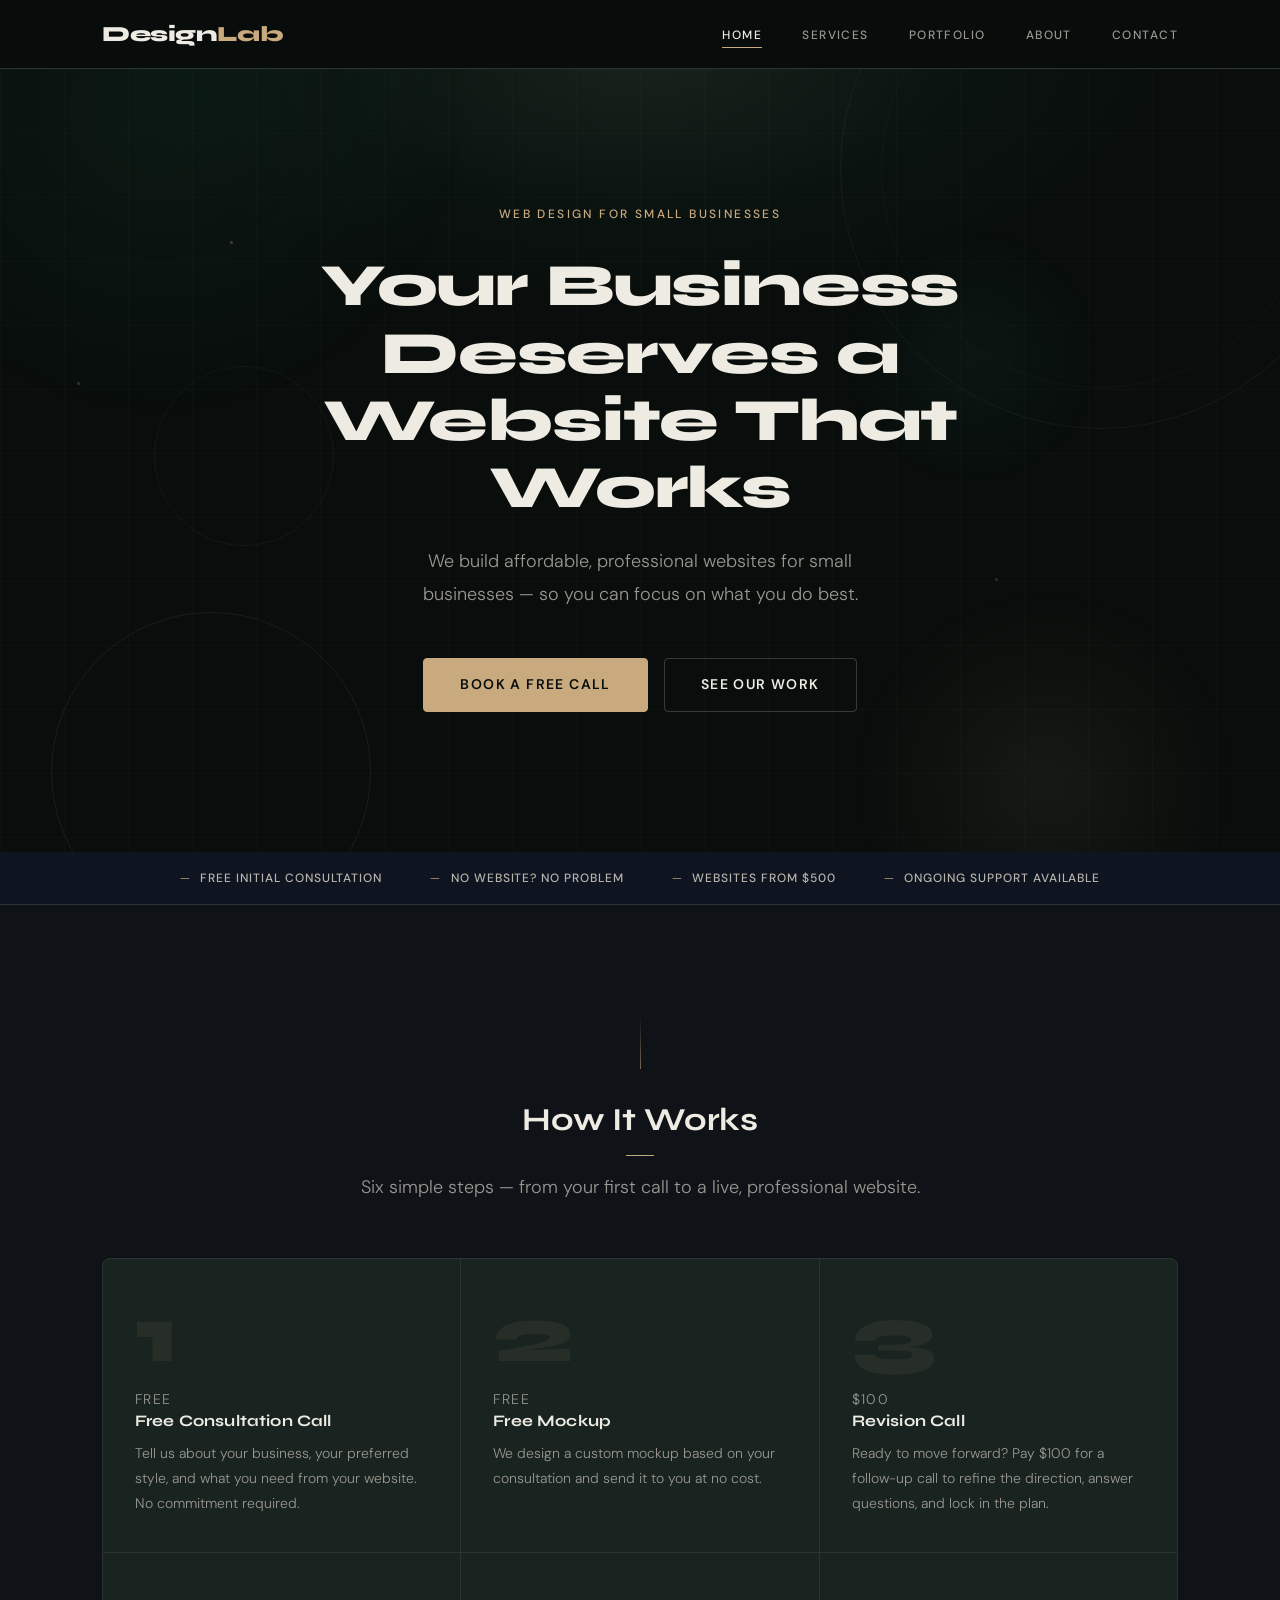
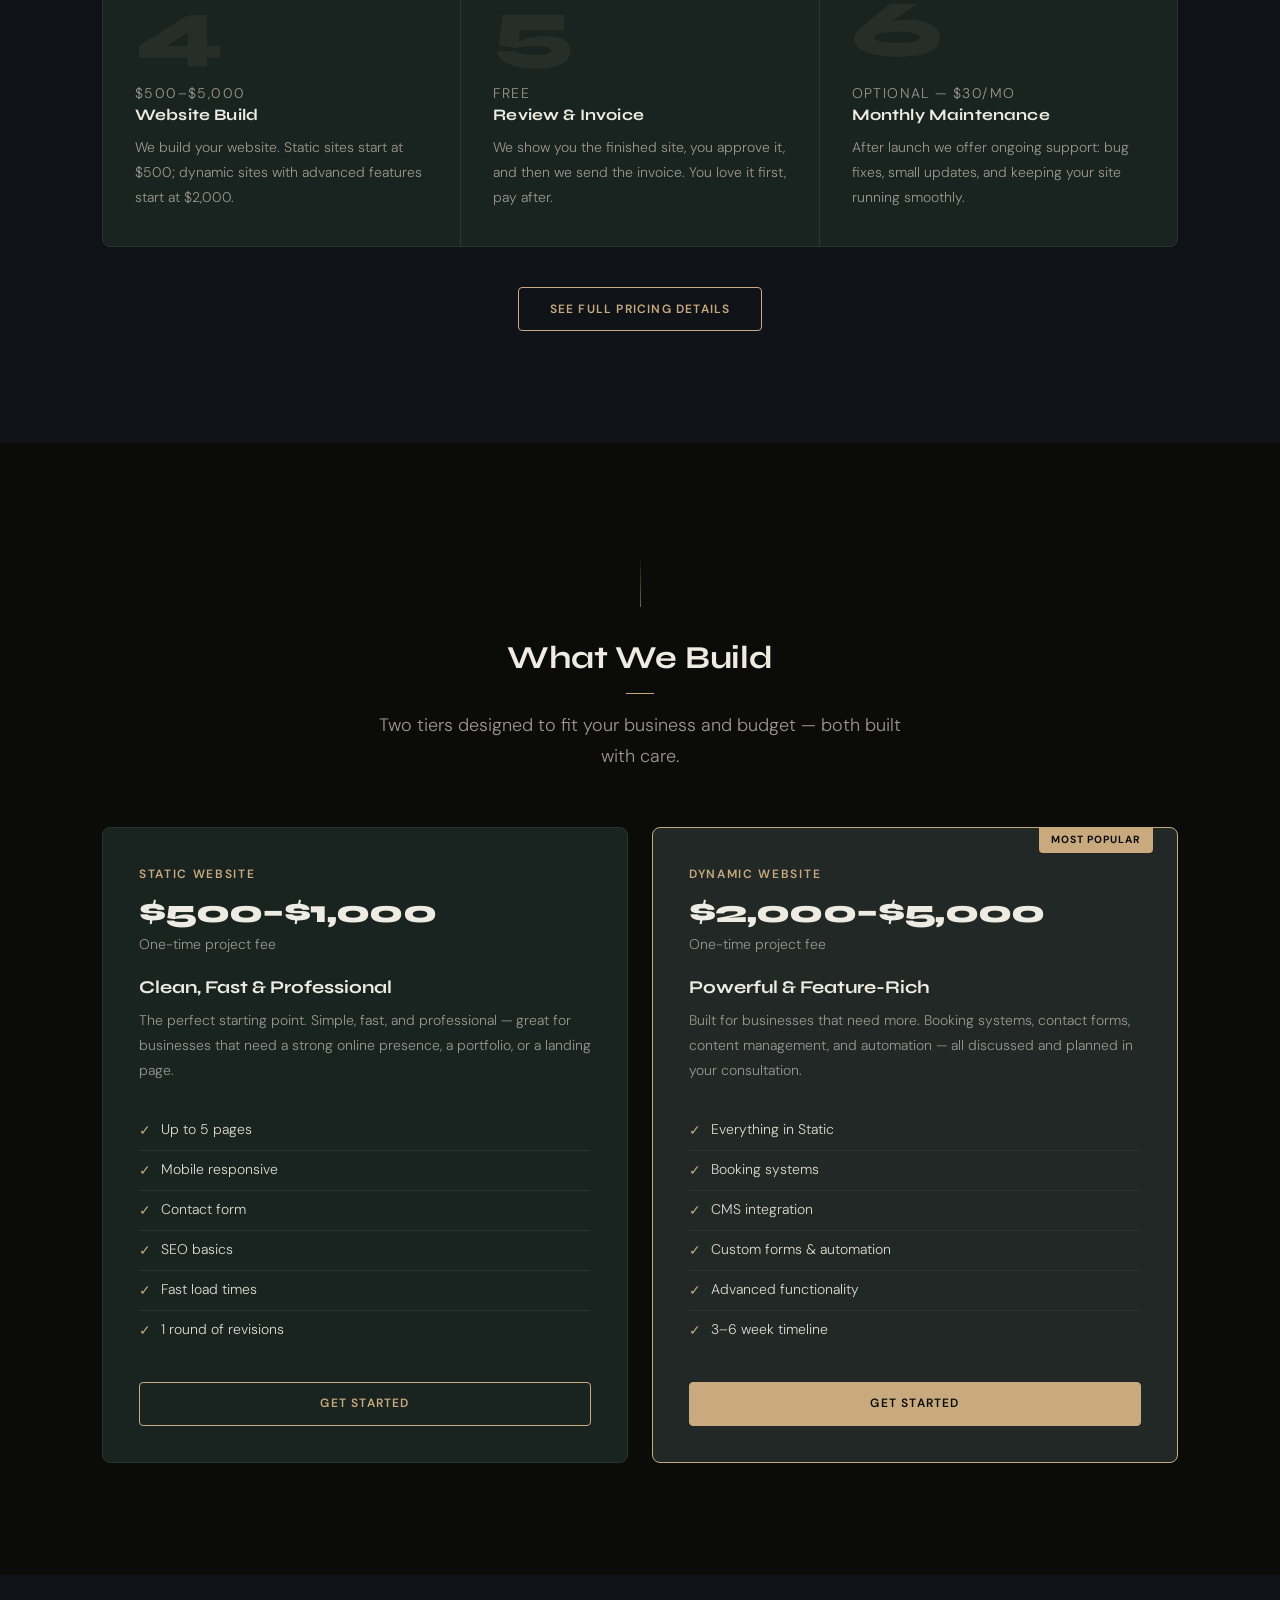
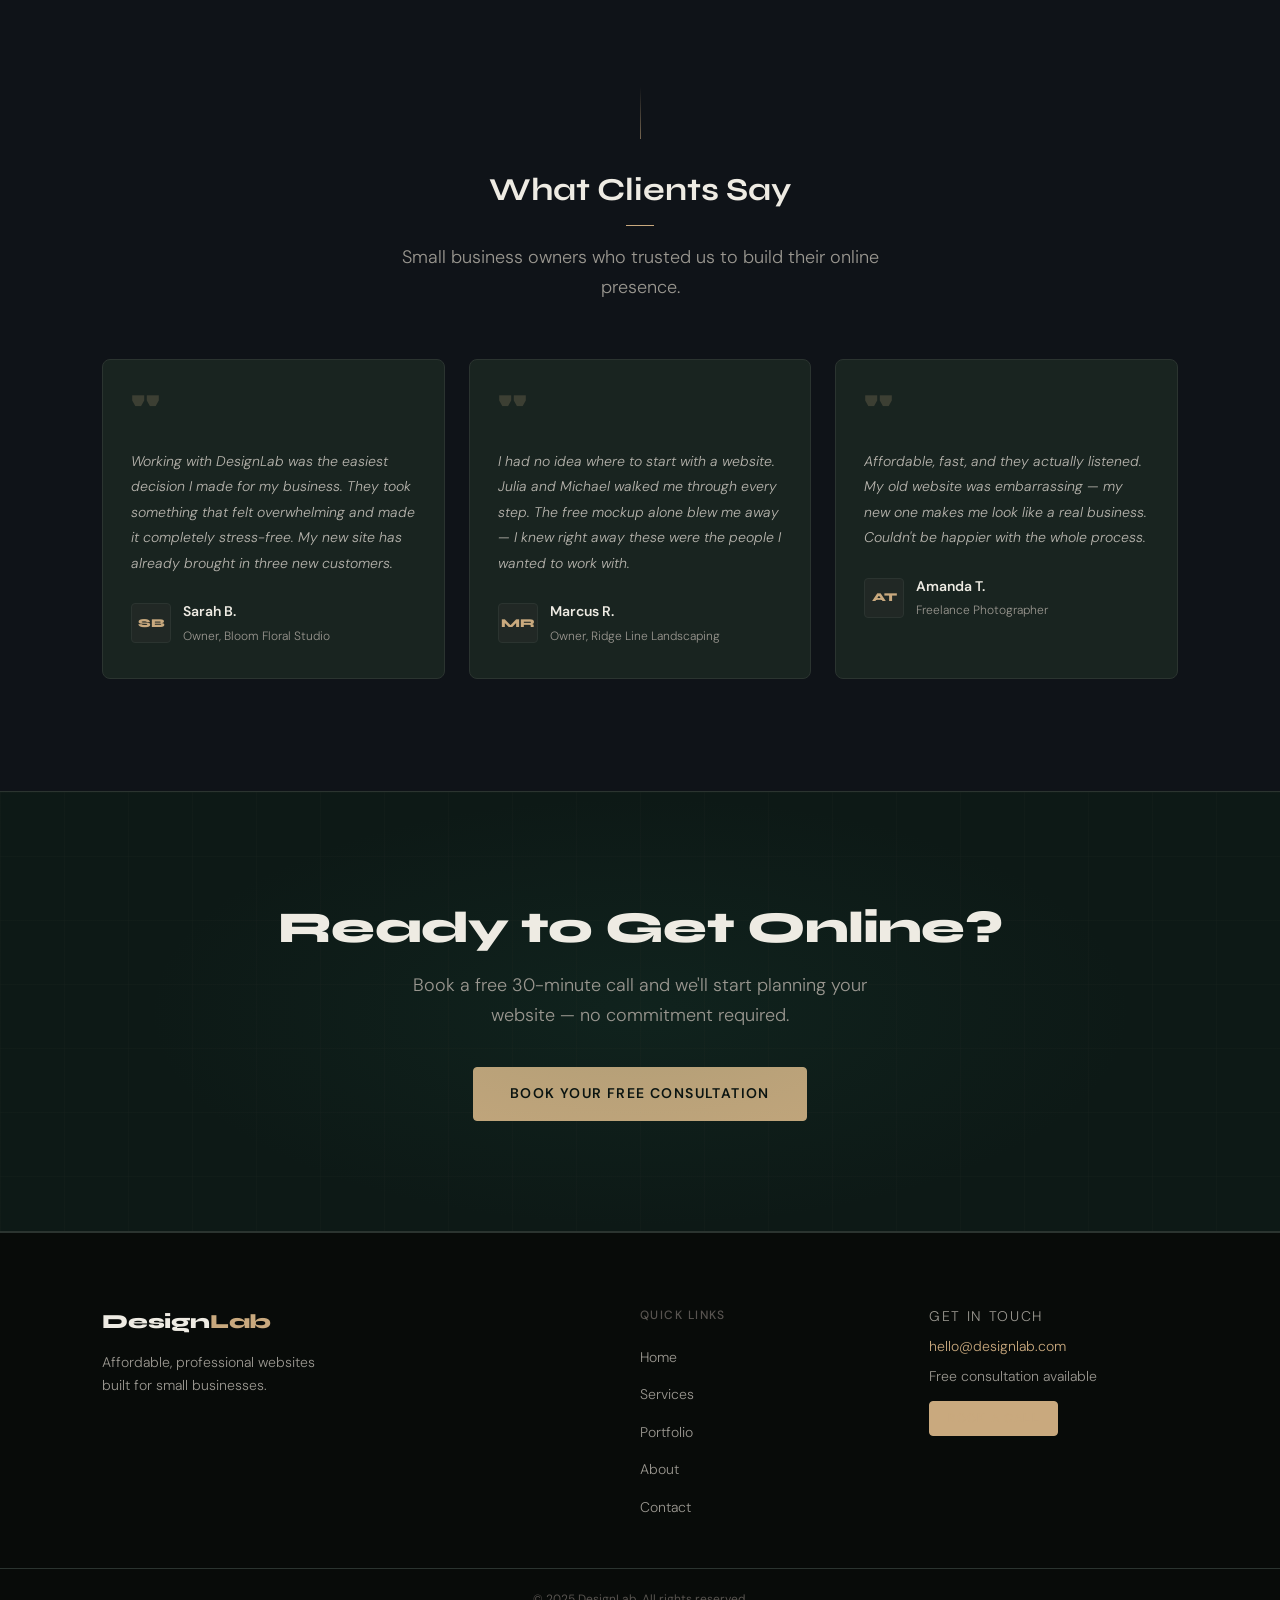
<file: index.html>
<!DOCTYPE html>
<html lang="en">
<head>
  <meta charset="UTF-8">
  <meta name="viewport" content="width=device-width, initial-scale=1.0">
  <meta name="description" content="DesignLab builds affordable, professional websites for small businesses. Book a free consultation today — no commitment required.">
  <title>DesignLab — Websites That Work for Small Businesses</title>
  <link rel="preconnect" href="https://fonts.googleapis.com">
  <link rel="preconnect" href="https://fonts.gstatic.com" crossorigin>
  <link rel="stylesheet" href="css/styles.css">
</head>
<body>

  <!-- ============================================================
       NAVIGATION
       ============================================================ -->
  <header>
    <nav class="nav" role="navigation" aria-label="Main navigation">
      <div class="nav__inner">
        <a href="index.html" class="nav__logo" aria-label="DesignLab home">Design<span>Lab</span></a>

        <ul class="nav__links" role="list">
          <li><a href="index.html" class="active" aria-current="page">Home</a></li>
          <li><a href="services.html">Services</a></li>
          <li><a href="portfolio.html">Portfolio</a></li>
          <li><a href="about.html">About</a></li>
          <li><a href="contact.html">Contact</a></li>
        </ul>

        <button
          class="nav__hamburger"
          aria-label="Toggle navigation menu"
          aria-expanded="false"
          aria-controls="mobile-menu"
        >
          <span></span>
          <span></span>
          <span></span>
        </button>
      </div>

      <!-- Mobile menu -->
      <div class="nav__mobile" id="mobile-menu" aria-hidden="true">
        <a href="index.html" class="active" aria-current="page">Home</a>
        <a href="services.html">Services</a>
        <a href="portfolio.html">Portfolio</a>
        <a href="about.html">About</a>
        <a href="contact.html">Contact</a>
      </div>
    </nav>
  </header>

  <main>

    <!-- ============================================================
         HERO
         ============================================================ -->
    <section class="hero" aria-label="Introduction">
      <div class="container">
        <div class="hero__content">
          <span class="hero__eyebrow">Web Design for Small Businesses</span>
          <h1>Your Business Deserves a Website That Works</h1>
          <p class="hero__sub">
            We build affordable, professional websites for small businesses —
            so you can focus on what you do best.
          </p>
          <div class="hero__actions">
            <a href="contact.html" class="btn btn-primary btn-lg">Book a Free Call</a>
            <a href="portfolio.html" class="btn btn-secondary btn-lg">See Our Work</a>
          </div>
        </div>
      </div>
    </section>

    <!-- ============================================================
         TRUST BAR
         ============================================================ -->
    <div class="trust-bar" aria-label="Key facts">
      <div class="container">
        <ul class="trust-bar__items" role="list">
          <li class="trust-bar__item">Free initial consultation</li>
          <li class="trust-bar__item">No website? No problem</li>
          <li class="trust-bar__item">Websites from $500</li>
          <li class="trust-bar__item">Ongoing support available</li>
        </ul>
      </div>
    </div>

    <!-- ============================================================
         HOW IT WORKS
         ============================================================ -->
    <section class="section section--off-white" id="how-it-works" aria-labelledby="hiw-heading">
      <div class="container">
        <div class="section-header">
          <h2 id="hiw-heading">How It Works</h2>
          <p>Six simple steps — from your first call to a live, professional website.</p>
        </div>

        <div class="steps-grid">

          <article class="step-card">
            <div class="step-card__number" aria-hidden="true">1</div>
            <p class="step-card__badge">Free</p>
            <h3>Free Consultation Call</h3>
            <p>Tell us about your business, your preferred style, and what you need from your website. No commitment required.</p>
          </article>

          <article class="step-card">
            <div class="step-card__number" aria-hidden="true">2</div>
            <p class="step-card__badge">Free</p>
            <h3>Free Mockup</h3>
            <p>We design a custom mockup based on your consultation and send it to you at no cost.</p>
          </article>

          <article class="step-card">
            <div class="step-card__number" aria-hidden="true">3</div>
            <p class="step-card__badge">$100</p>
            <h3>Revision Call</h3>
            <p>Ready to move forward? Pay $100 for a follow-up call to refine the direction, answer questions, and lock in the plan.</p>
          </article>

          <article class="step-card">
            <div class="step-card__number" aria-hidden="true">4</div>
            <p class="step-card__badge">$500–$5,000</p>
            <h3>Website Build</h3>
            <p>We build your website. Static sites start at $500; dynamic sites with advanced features start at $2,000.</p>
          </article>

          <article class="step-card">
            <div class="step-card__number" aria-hidden="true">5</div>
            <p class="step-card__badge">Free</p>
            <h3>Review &amp; Invoice</h3>
            <p>We show you the finished site, you approve it, and then we send the invoice. You love it first, pay after.</p>
          </article>

          <article class="step-card">
            <div class="step-card__number" aria-hidden="true">6</div>
            <p class="step-card__badge">Optional — $30/mo</p>
            <h3>Monthly Maintenance</h3>
            <p>After launch we offer ongoing support: bug fixes, small updates, and keeping your site running smoothly.</p>
          </article>

        </div>

        <div class="text-center" style="margin-top: 2.5rem;">
          <a href="services.html" class="btn btn-outline">See Full Pricing Details</a>
        </div>
      </div>
    </section>

    <!-- ============================================================
         SERVICES OVERVIEW
         ============================================================ -->
    <section class="section" id="services" aria-labelledby="services-heading">
      <div class="container">
        <div class="section-header">
          <h2 id="services-heading">What We Build</h2>
          <p>Two tiers designed to fit your business and budget — both built with care.</p>
        </div>

        <div class="services-grid">

          <article class="service-card">
            <p class="service-card__label">Static Website</p>
            <p class="service-card__price">$500–$1,000</p>
            <p class="service-card__price-note">One-time project fee</p>
            <h3>Clean, Fast &amp; Professional</h3>
            <p class="service-card__desc">
              The perfect starting point. Simple, fast, and professional — great for businesses
              that need a strong online presence, a portfolio, or a landing page.
            </p>
            <ul class="service-card__features" aria-label="Static website includes">
              <li>Up to 5 pages</li>
              <li>Mobile responsive</li>
              <li>Contact form</li>
              <li>SEO basics</li>
              <li>Fast load times</li>
              <li>1 round of revisions</li>
            </ul>
            <a href="contact.html" class="btn btn-outline">Get Started</a>
          </article>

          <article class="service-card service-card--featured">
            <p class="service-card__label">Dynamic Website</p>
            <p class="service-card__price">$2,000–$5,000</p>
            <p class="service-card__price-note">One-time project fee</p>
            <h3>Powerful &amp; Feature-Rich</h3>
            <p class="service-card__desc">
              Built for businesses that need more. Booking systems, contact forms, content
              management, and automation — all discussed and planned in your consultation.
            </p>
            <ul class="service-card__features" aria-label="Dynamic website includes">
              <li>Everything in Static</li>
              <li>Booking systems</li>
              <li>CMS integration</li>
              <li>Custom forms &amp; automation</li>
              <li>Advanced functionality</li>
              <li>3–6 week timeline</li>
            </ul>
            <a href="contact.html" class="btn btn-primary">Get Started</a>
          </article>

        </div>
      </div>
    </section>

    <!-- ============================================================
         TESTIMONIALS
         PLACEHOLDER: Replace with real testimonials when available
         ============================================================ -->
    <section class="section section--off-white" aria-labelledby="testimonials-heading">
      <div class="container">
        <div class="section-header">
          <h2 id="testimonials-heading">What Clients Say</h2>
          <p>Small business owners who trusted us to build their online presence.</p>
        </div>

        <div class="testimonials-grid">

          <!-- PLACEHOLDER: Replace with real testimonial -->
          <article class="testimonial-card">
            <span class="testimonial-card__mark" aria-hidden="true">"</span>
            <p class="testimonial-card__quote">
              Working with DesignLab was the easiest decision I made for my business.
              They took something that felt overwhelming and made it completely stress-free.
              My new site has already brought in three new customers.
            </p>
            <div class="testimonial-card__author">
              <div class="testimonial-card__avatar" aria-hidden="true">SB</div>
              <div>
                <span class="testimonial-card__name">Sarah B.</span>
                <span class="testimonial-card__role">Owner, Bloom Floral Studio</span>
              </div>
            </div>
          </article>

          <!-- PLACEHOLDER: Replace with real testimonial -->
          <article class="testimonial-card">
            <span class="testimonial-card__mark" aria-hidden="true">"</span>
            <p class="testimonial-card__quote">
              I had no idea where to start with a website. Julia and Michael walked me
              through every step. The free mockup alone blew me away — I knew right away
              these were the people I wanted to work with.
            </p>
            <div class="testimonial-card__author">
              <div class="testimonial-card__avatar" aria-hidden="true">MR</div>
              <div>
                <span class="testimonial-card__name">Marcus R.</span>
                <span class="testimonial-card__role">Owner, Ridge Line Landscaping</span>
              </div>
            </div>
          </article>

          <!-- PLACEHOLDER: Replace with real testimonial -->
          <article class="testimonial-card">
            <span class="testimonial-card__mark" aria-hidden="true">"</span>
            <p class="testimonial-card__quote">
              Affordable, fast, and they actually listened. My old website was embarrassing —
              my new one makes me look like a real business. Couldn't be happier with
              the whole process.
            </p>
            <div class="testimonial-card__author">
              <div class="testimonial-card__avatar" aria-hidden="true">AT</div>
              <div>
                <span class="testimonial-card__name">Amanda T.</span>
                <span class="testimonial-card__role">Freelance Photographer</span>
              </div>
            </div>
          </article>

        </div>
      </div>
    </section>

    <!-- ============================================================
         FINAL CTA
         ============================================================ -->
    <section class="cta-banner" aria-labelledby="cta-heading">
      <div class="container">
        <h2 id="cta-heading">Ready to Get Online?</h2>
        <p>Book a free 30-minute call and we'll start planning your website — no commitment required.</p>
        <a href="contact.html" class="btn btn-primary btn-lg">Book Your Free Consultation</a>
      </div>
    </section>

  </main>

  <!-- ============================================================
       FOOTER
       ============================================================ -->
  <footer class="footer">
    <div class="container">
      <div class="footer__grid">

        <div class="footer__brand">
          <a href="index.html" class="footer__logo">Design<span>Lab</span></a>
          <p>Affordable, professional websites<br>built for small businesses.</p>
        </div>

        <nav class="footer__nav" aria-label="Footer navigation">
          <p class="footer__col-title">Quick Links</p>
          <ul class="footer__nav-links" role="list">
            <li><a href="index.html">Home</a></li>
            <li><a href="services.html">Services</a></li>
            <li><a href="portfolio.html">Portfolio</a></li>
            <li><a href="about.html">About</a></li>
            <li><a href="contact.html">Contact</a></li>
          </ul>
        </nav>

        <div class="footer__contact-info">
          <p class="footer__col-title">Get in Touch</p>
          <p><a href="mailto:hello@designlab.com">hello@designlab.com</a></p>
          <p>Free consultation available</p>
          <p style="margin-top: 0.75rem;">
            <a href="contact.html" class="btn btn-primary btn-sm">Book a Call</a>
          </p>
        </div>

      </div>
    </div>

    <div class="footer__bottom">
      <p>&copy; 2025 DesignLab. All rights reserved.</p>
    </div>
  </footer>

  <script src="js/main.js"></script>
</body>
</html>
</file>
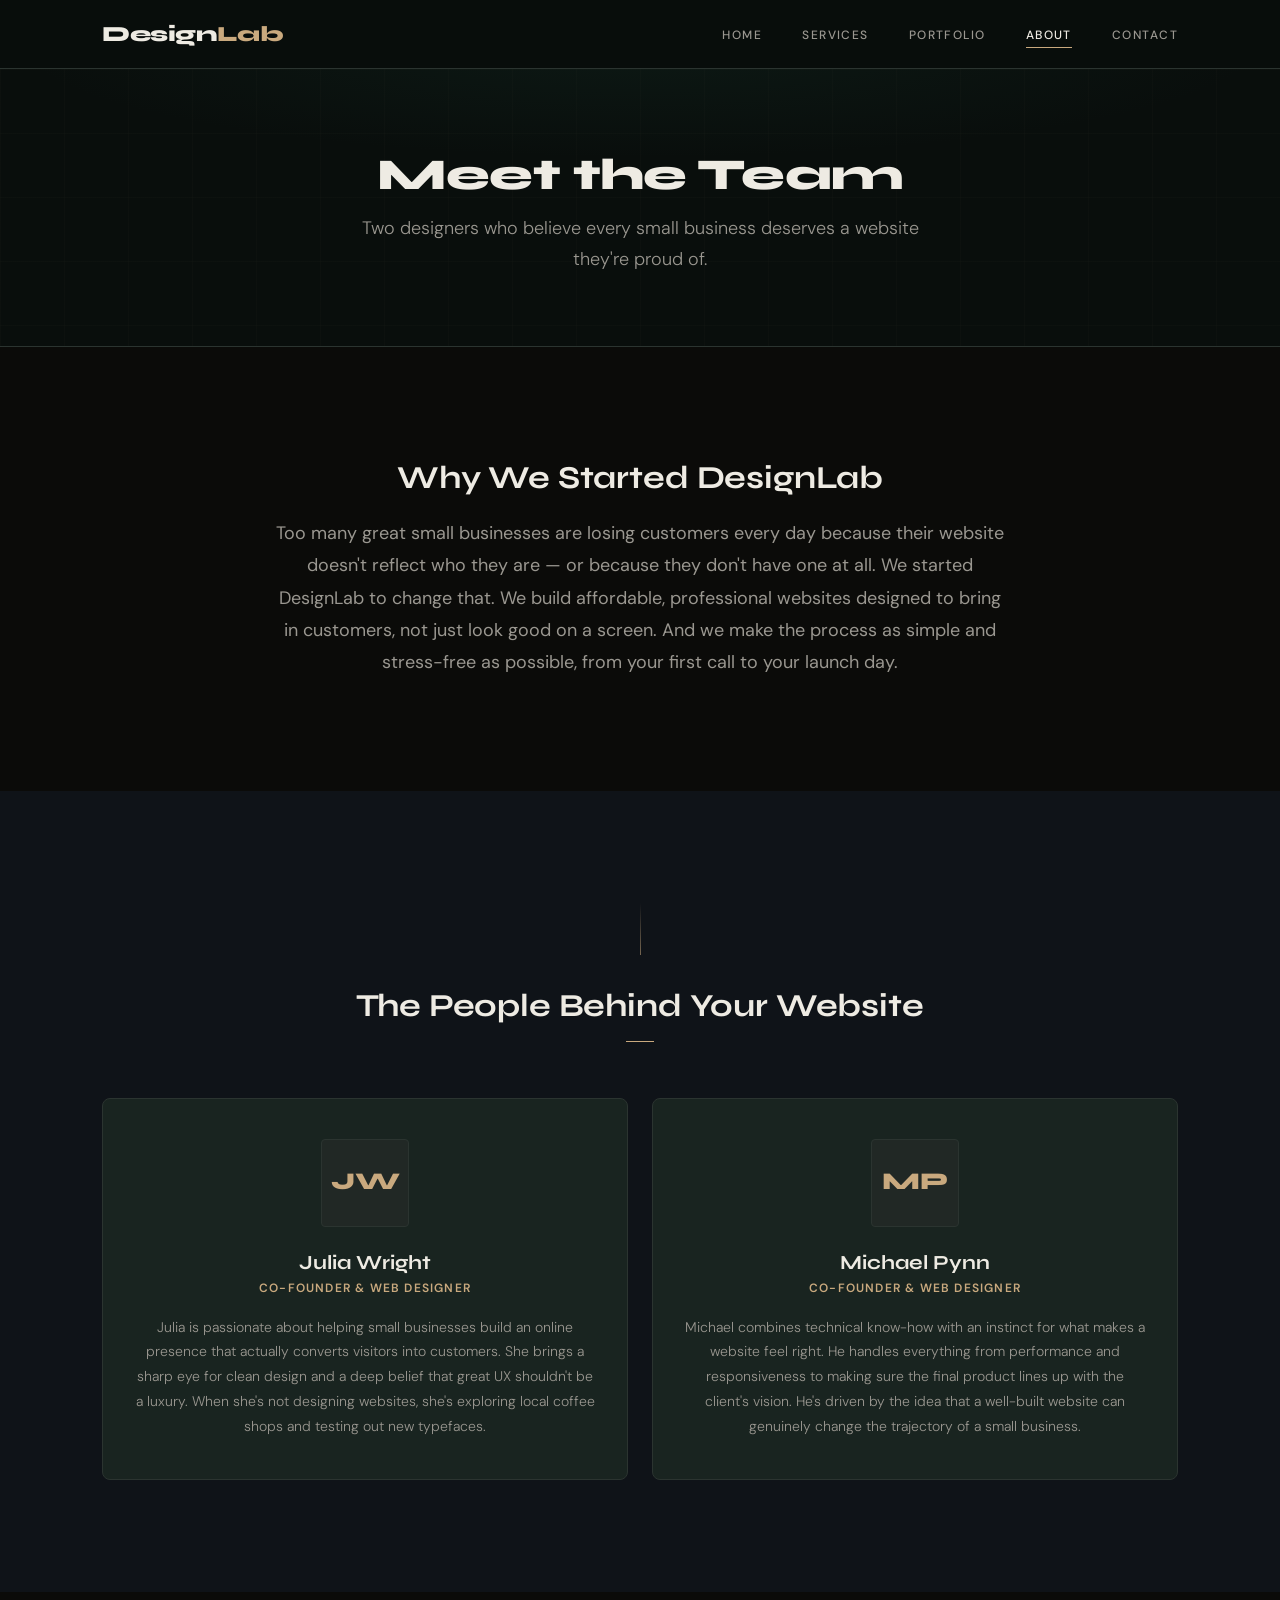
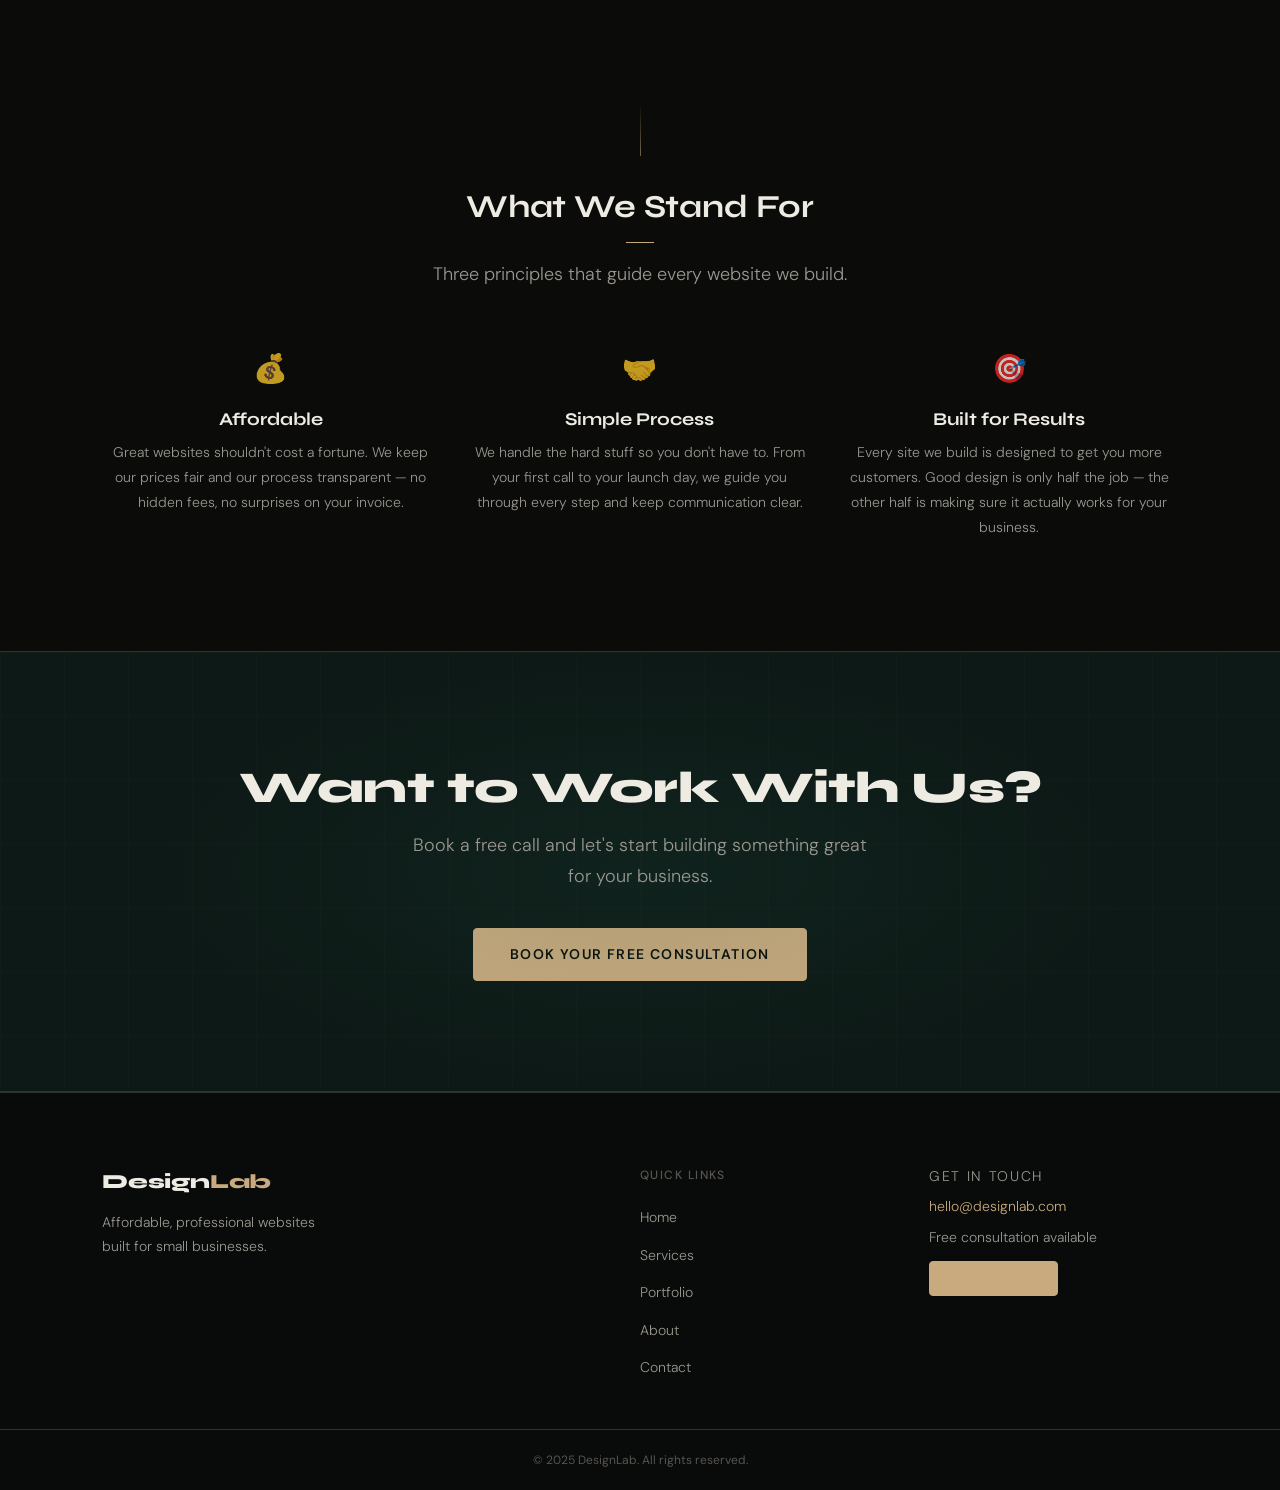
<file: about.html>
<!DOCTYPE html>
<html lang="en">
<head>
  <meta charset="UTF-8">
  <meta name="viewport" content="width=device-width, initial-scale=1.0">
  <meta name="description" content="Meet Julia Wright and Michael Pynn — the team behind DesignLab. We help small businesses get online with affordable, professional websites.">
  <title>About — DesignLab</title>
  <link rel="preconnect" href="https://fonts.googleapis.com">
  <link rel="preconnect" href="https://fonts.gstatic.com" crossorigin>
  <link rel="stylesheet" href="css/styles.css">
</head>
<body>

  <!-- ============================================================
       NAVIGATION
       ============================================================ -->
  <header>
    <nav class="nav" role="navigation" aria-label="Main navigation">
      <div class="nav__inner">
        <a href="index.html" class="nav__logo" aria-label="DesignLab home">Design<span>Lab</span></a>

        <ul class="nav__links" role="list">
          <li><a href="index.html">Home</a></li>
          <li><a href="services.html">Services</a></li>
          <li><a href="portfolio.html">Portfolio</a></li>
          <li><a href="about.html" class="active" aria-current="page">About</a></li>
          <li><a href="contact.html">Contact</a></li>
        </ul>

        <button
          class="nav__hamburger"
          aria-label="Toggle navigation menu"
          aria-expanded="false"
          aria-controls="mobile-menu"
        >
          <span></span>
          <span></span>
          <span></span>
        </button>
      </div>

      <div class="nav__mobile" id="mobile-menu" aria-hidden="true">
        <a href="index.html">Home</a>
        <a href="services.html">Services</a>
        <a href="portfolio.html">Portfolio</a>
        <a href="about.html" class="active" aria-current="page">About</a>
        <a href="contact.html">Contact</a>
      </div>
    </nav>
  </header>

  <main>

    <!-- ============================================================
         PAGE HERO
         ============================================================ -->
    <section class="page-hero" aria-labelledby="page-heading">
      <div class="container">
        <h1 id="page-heading">Meet the Team</h1>
        <p>Two designers who believe every small business deserves a website they're proud of.</p>
      </div>
    </section>

    <!-- ============================================================
         MISSION
         ============================================================ -->
    <section class="section" aria-labelledby="mission-heading">
      <div class="container" style="max-width: 800px;">
        <h2 id="mission-heading" style="text-align: center; margin-bottom: 1.25rem;">Why We Started DesignLab</h2>
        <p class="text-center" style="font-size: 1.125rem; color: var(--color-text-muted); line-height: 1.8;">
          Too many great small businesses are losing customers every day because their website
          doesn't reflect who they are — or because they don't have one at all. We started
          DesignLab to change that. We build affordable, professional websites designed to
          bring in customers, not just look good on a screen. And we make the process as
          simple and stress-free as possible, from your first call to your launch day.
        </p>
      </div>
    </section>

    <!-- ============================================================
         TEAM
         ============================================================ -->
    <section class="section section--off-white" aria-labelledby="team-heading">
      <div class="container">
        <div class="section-header">
          <h2 id="team-heading">The People Behind Your Website</h2>
        </div>

        <div class="team-grid">

          <!-- PLACEHOLDER: Add real photo and bio for Julia -->
          <article class="team-card">
            <div class="team-card__avatar" aria-label="Julia Wright's initials">JW</div>
            <h3>Julia Wright</h3>
            <span class="team-card__role">Co-Founder &amp; Web Designer</span>
            <p>
              Julia is passionate about helping small businesses build an online presence
              that actually converts visitors into customers. She brings a sharp eye for
              clean design and a deep belief that great UX shouldn't be a luxury. When
              she's not designing websites, she's exploring local coffee shops and
              testing out new typefaces.
            </p>
          </article>

          <!-- PLACEHOLDER: Add real photo and bio for Michael -->
          <article class="team-card">
            <div class="team-card__avatar" aria-label="Michael Pynn's initials">MP</div>
            <h3>Michael Pynn</h3>
            <span class="team-card__role">Co-Founder &amp; Web Designer</span>
            <p>
              Michael combines technical know-how with an instinct for what makes a website
              feel right. He handles everything from performance and responsiveness to
              making sure the final product lines up with the client's vision. He's driven
              by the idea that a well-built website can genuinely change the trajectory
              of a small business.
            </p>
          </article>

        </div>
      </div>
    </section>

    <!-- ============================================================
         VALUES
         ============================================================ -->
    <section class="section" aria-labelledby="values-heading">
      <div class="container">
        <div class="section-header">
          <h2 id="values-heading">What We Stand For</h2>
          <p>Three principles that guide every website we build.</p>
        </div>

        <div class="values-grid">

          <div class="value-card">
            <span class="value-card__icon" aria-hidden="true">💰</span>
            <h3>Affordable</h3>
            <p>
              Great websites shouldn't cost a fortune. We keep our prices fair and our
              process transparent — no hidden fees, no surprises on your invoice.
            </p>
          </div>

          <div class="value-card">
            <span class="value-card__icon" aria-hidden="true">🤝</span>
            <h3>Simple Process</h3>
            <p>
              We handle the hard stuff so you don't have to. From your first call to
              your launch day, we guide you through every step and keep communication clear.
            </p>
          </div>

          <div class="value-card">
            <span class="value-card__icon" aria-hidden="true">🎯</span>
            <h3>Built for Results</h3>
            <p>
              Every site we build is designed to get you more customers. Good design
              is only half the job — the other half is making sure it actually works
              for your business.
            </p>
          </div>

        </div>
      </div>
    </section>

    <!-- ============================================================
         BOTTOM CTA
         ============================================================ -->
    <section class="cta-banner" aria-labelledby="cta-heading">
      <div class="container">
        <h2 id="cta-heading">Want to Work With Us?</h2>
        <p>Book a free call and let's start building something great for your business.</p>
        <a href="contact.html" class="btn btn-primary btn-lg">Book Your Free Consultation</a>
      </div>
    </section>

  </main>

  <!-- ============================================================
       FOOTER
       ============================================================ -->
  <footer class="footer">
    <div class="container">
      <div class="footer__grid">

        <div class="footer__brand">
          <a href="index.html" class="footer__logo">Design<span>Lab</span></a>
          <p>Affordable, professional websites<br>built for small businesses.</p>
        </div>

        <nav class="footer__nav" aria-label="Footer navigation">
          <p class="footer__col-title">Quick Links</p>
          <ul class="footer__nav-links" role="list">
            <li><a href="index.html">Home</a></li>
            <li><a href="services.html">Services</a></li>
            <li><a href="portfolio.html">Portfolio</a></li>
            <li><a href="about.html">About</a></li>
            <li><a href="contact.html">Contact</a></li>
          </ul>
        </nav>

        <div class="footer__contact-info">
          <p class="footer__col-title">Get in Touch</p>
          <p><a href="mailto:hello@designlab.com">hello@designlab.com</a></p>
          <p>Free consultation available</p>
          <p style="margin-top: 0.75rem;">
            <a href="contact.html" class="btn btn-primary btn-sm">Book a Call</a>
          </p>
        </div>

      </div>
    </div>

    <div class="footer__bottom">
      <p>&copy; 2025 DesignLab. All rights reserved.</p>
    </div>
  </footer>

  <script src="js/main.js"></script>
</body>
</html>
</file>
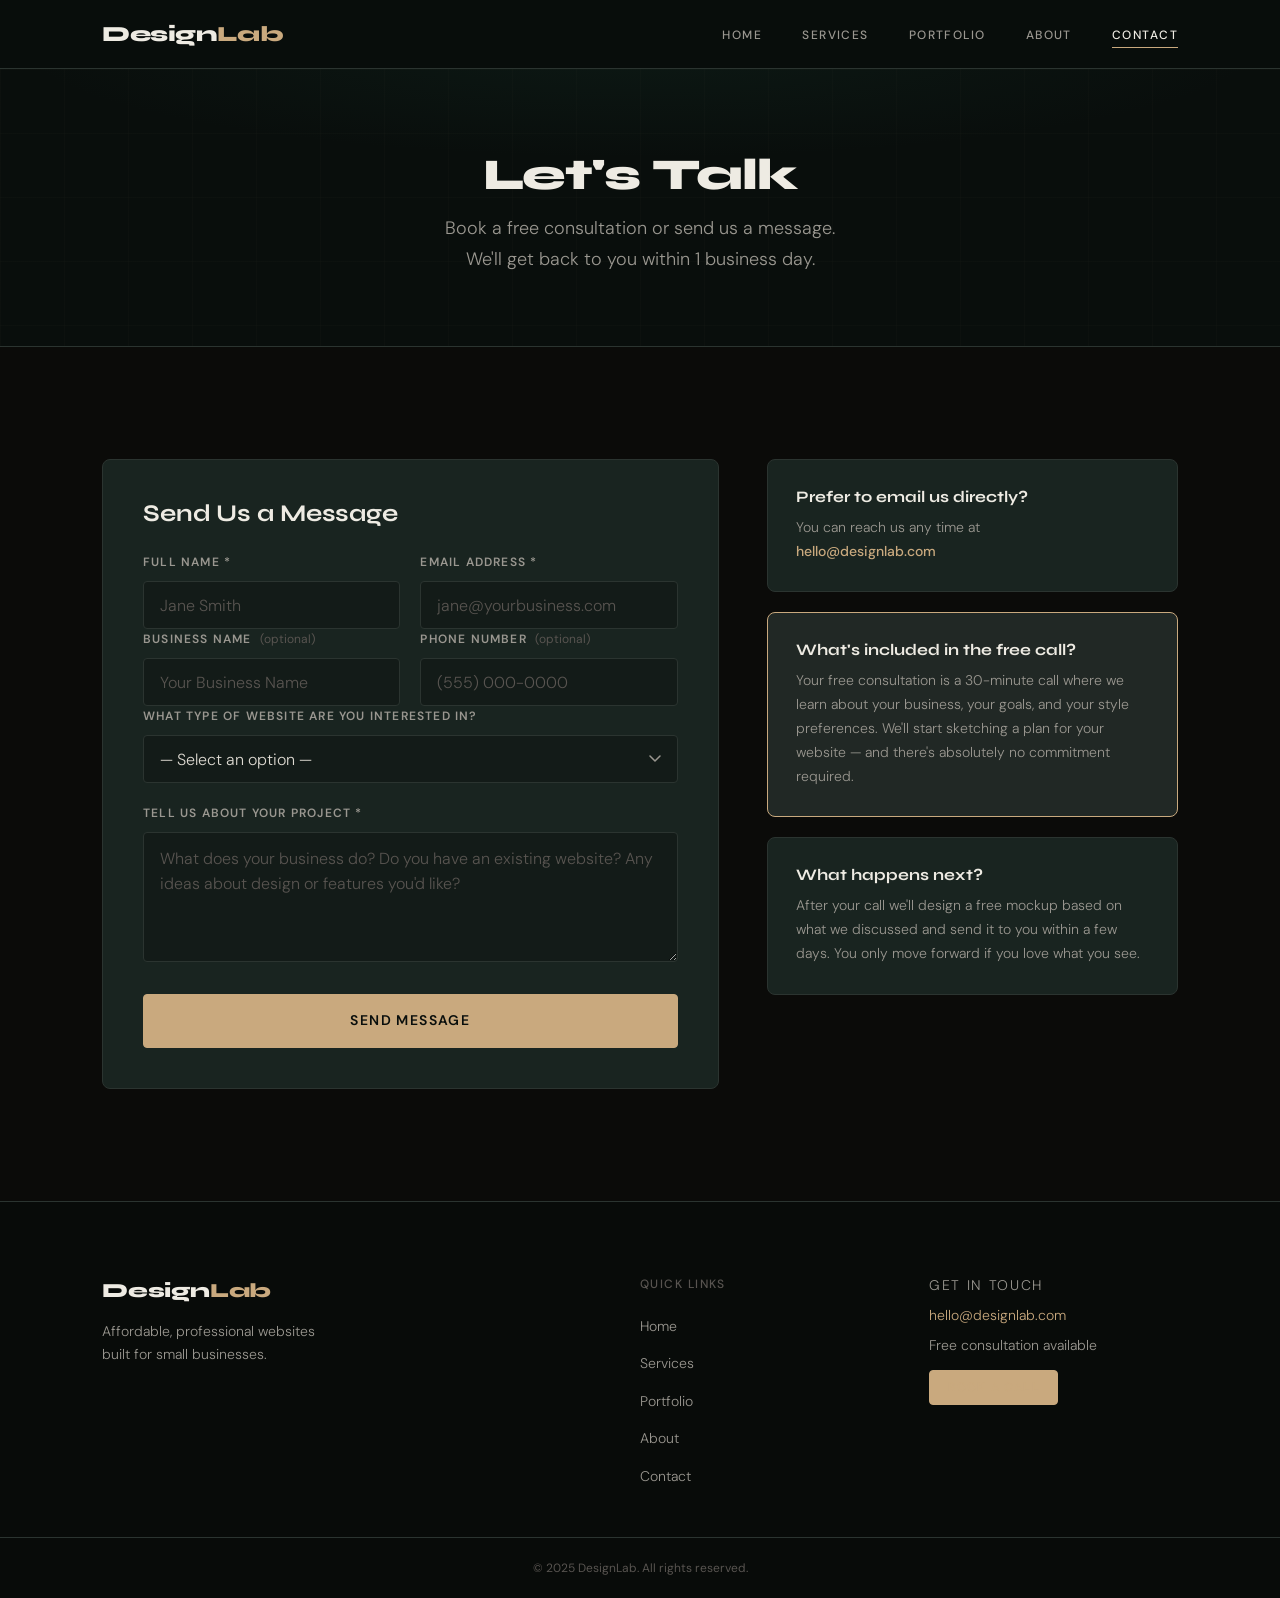
<file: contact.html>
<!DOCTYPE html>
<html lang="en">
<head>
  <meta charset="UTF-8">
  <meta name="viewport" content="width=device-width, initial-scale=1.0">
  <meta name="description" content="Book a free consultation with DesignLab or send us a message. We'll get back to you within 1 business day.">
  <title>Contact — DesignLab</title>
  <link rel="preconnect" href="https://fonts.googleapis.com">
  <link rel="preconnect" href="https://fonts.gstatic.com" crossorigin>
  <link rel="stylesheet" href="css/styles.css">
</head>
<body>

  <!-- ============================================================
       NAVIGATION
       ============================================================ -->
  <header>
    <nav class="nav" role="navigation" aria-label="Main navigation">
      <div class="nav__inner">
        <a href="index.html" class="nav__logo" aria-label="DesignLab home">Design<span>Lab</span></a>

        <ul class="nav__links" role="list">
          <li><a href="index.html">Home</a></li>
          <li><a href="services.html">Services</a></li>
          <li><a href="portfolio.html">Portfolio</a></li>
          <li><a href="about.html">About</a></li>
          <li><a href="contact.html" class="active" aria-current="page">Contact</a></li>
        </ul>

        <button
          class="nav__hamburger"
          aria-label="Toggle navigation menu"
          aria-expanded="false"
          aria-controls="mobile-menu"
        >
          <span></span>
          <span></span>
          <span></span>
        </button>
      </div>

      <div class="nav__mobile" id="mobile-menu" aria-hidden="true">
        <a href="index.html">Home</a>
        <a href="services.html">Services</a>
        <a href="portfolio.html">Portfolio</a>
        <a href="about.html">About</a>
        <a href="contact.html" class="active" aria-current="page">Contact</a>
      </div>
    </nav>
  </header>

  <main>

    <!-- ============================================================
         PAGE HERO
         ============================================================ -->
    <section class="page-hero" aria-labelledby="page-heading">
      <div class="container">
        <h1 id="page-heading">Let's Talk</h1>
        <p>Book a free consultation or send us a message.<br>We'll get back to you within 1 business day.</p>
      </div>
    </section>

    <!-- ============================================================
         CONTACT FORM & ASIDE
         ============================================================ -->
    <section class="section" aria-label="Contact form">
      <div class="container">
        <div class="contact-layout">

          <!-- Form -->
          <div>
            <div class="form-card">
              <h2 style="font-size: 1.5rem; margin-bottom: 1.5rem;">Send Us a Message</h2>

              <!--
                NOTE: Connect this form to a backend or service like Formspree,
                Netlify Forms, or EmailJS before going live.
              -->
              <form id="contact-form" novalidate>

                <div class="form-row">
                  <div class="form-group">
                    <label for="full-name">Full Name <span aria-hidden="true">*</span></label>
                    <input
                      type="text"
                      id="full-name"
                      name="full-name"
                      placeholder="Jane Smith"
                      required
                      autocomplete="name"
                    >
                  </div>
                  <div class="form-group">
                    <label for="email">Email Address <span aria-hidden="true">*</span></label>
                    <input
                      type="email"
                      id="email"
                      name="email"
                      placeholder="jane@yourbusiness.com"
                      required
                      autocomplete="email"
                    >
                  </div>
                </div>

                <div class="form-row">
                  <div class="form-group">
                    <label for="business-name">
                      Business Name
                      <span class="optional">(optional)</span>
                    </label>
                    <input
                      type="text"
                      id="business-name"
                      name="business-name"
                      placeholder="Your Business Name"
                      autocomplete="organization"
                    >
                  </div>
                  <div class="form-group">
                    <label for="phone">
                      Phone Number
                      <span class="optional">(optional)</span>
                    </label>
                    <input
                      type="tel"
                      id="phone"
                      name="phone"
                      placeholder="(555) 000-0000"
                      autocomplete="tel"
                    >
                  </div>
                </div>

                <div class="form-group">
                  <label for="website-type">What type of website are you interested in?</label>
                  <select id="website-type" name="website-type">
                    <option value="">— Select an option —</option>
                    <option value="static">Static Website ($500–$1,000)</option>
                    <option value="dynamic">Dynamic Website ($2,000–$5,000)</option>
                    <option value="unsure">Not Sure Yet</option>
                  </select>
                </div>

                <div class="form-group">
                  <label for="message">Tell us about your project <span aria-hidden="true">*</span></label>
                  <textarea
                    id="message"
                    name="message"
                    placeholder="What does your business do? Do you have an existing website? Any ideas about design or features you'd like?"
                    required
                  ></textarea>
                </div>

                <div class="form-submit">
                  <button type="submit" class="btn btn-primary btn-lg">Send Message</button>
                </div>

                <!-- Shown after successful submission -->
                <div class="form-success" id="form-success" role="alert" aria-live="polite">
                  ✓ Thanks! We've received your message and will be in touch within 1 business day.
                </div>

              </form>
            </div>
          </div>

          <!-- Aside column -->
          <div class="contact-aside">

            <div class="aside-card">
              <h3>Prefer to email us directly?</h3>
              <p>
                You can reach us any time at<br>
                <a href="mailto:hello@designlab.com">hello@designlab.com</a>
              </p>
            </div>

            <div class="aside-card aside-card--navy">
              <h3>What's included in the free call?</h3>
              <p>
                Your free consultation is a 30-minute call where we learn about your business,
                your goals, and your style preferences. We'll start sketching a plan for your
                website — and there's absolutely no commitment required.
              </p>
            </div>

            <div class="aside-card">
              <h3>What happens next?</h3>
              <p>
                After your call we'll design a free mockup based on what we discussed and
                send it to you within a few days. You only move forward if you love what you see.
              </p>
            </div>

          </div>

        </div>
      </div>
    </section>

  </main>

  <!-- ============================================================
       FOOTER
       ============================================================ -->
  <footer class="footer">
    <div class="container">
      <div class="footer__grid">

        <div class="footer__brand">
          <a href="index.html" class="footer__logo">Design<span>Lab</span></a>
          <p>Affordable, professional websites<br>built for small businesses.</p>
        </div>

        <nav class="footer__nav" aria-label="Footer navigation">
          <p class="footer__col-title">Quick Links</p>
          <ul class="footer__nav-links" role="list">
            <li><a href="index.html">Home</a></li>
            <li><a href="services.html">Services</a></li>
            <li><a href="portfolio.html">Portfolio</a></li>
            <li><a href="about.html">About</a></li>
            <li><a href="contact.html">Contact</a></li>
          </ul>
        </nav>

        <div class="footer__contact-info">
          <p class="footer__col-title">Get in Touch</p>
          <p><a href="mailto:hello@designlab.com">hello@designlab.com</a></p>
          <p>Free consultation available</p>
          <p style="margin-top: 0.75rem;">
            <a href="contact.html" class="btn btn-primary btn-sm">Book a Call</a>
          </p>
        </div>

      </div>
    </div>

    <div class="footer__bottom">
      <p>&copy; 2025 DesignLab. All rights reserved.</p>
    </div>
  </footer>

  <script src="js/main.js"></script>
</body>
</html>
</file>
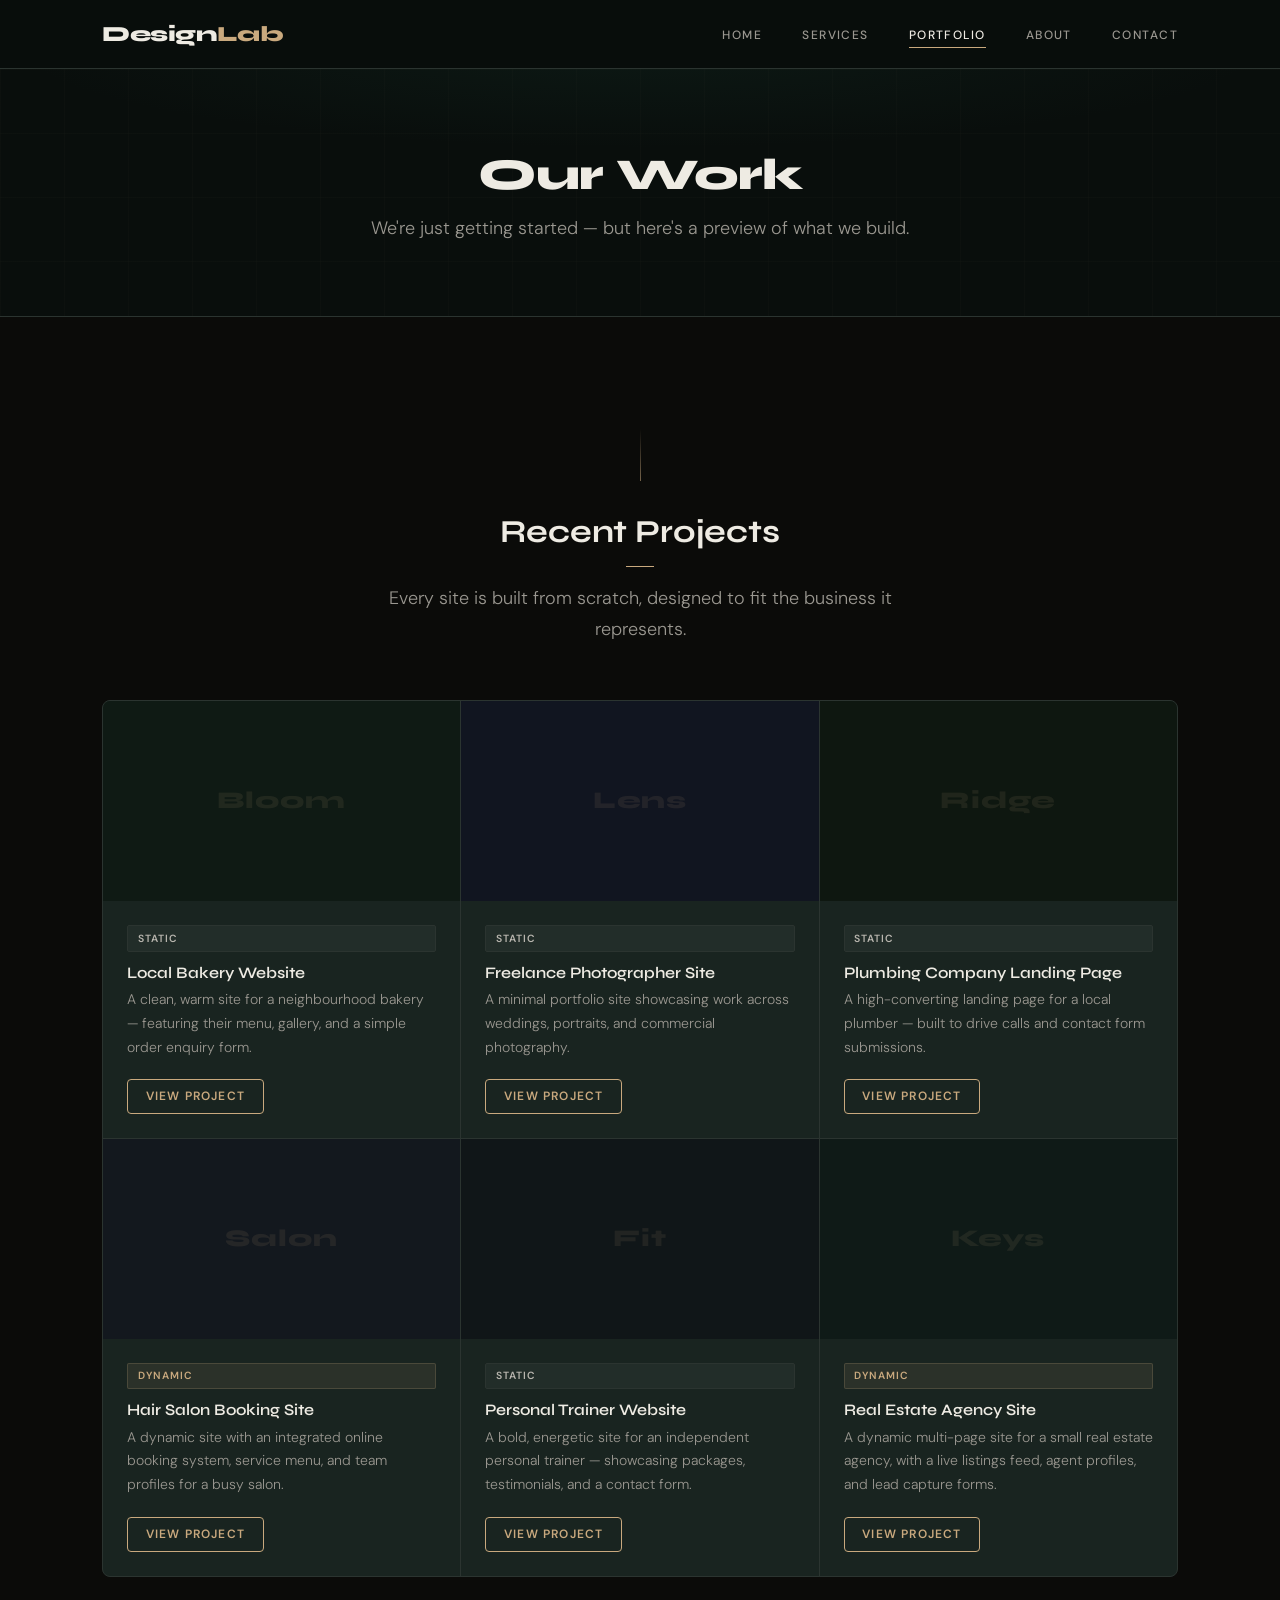
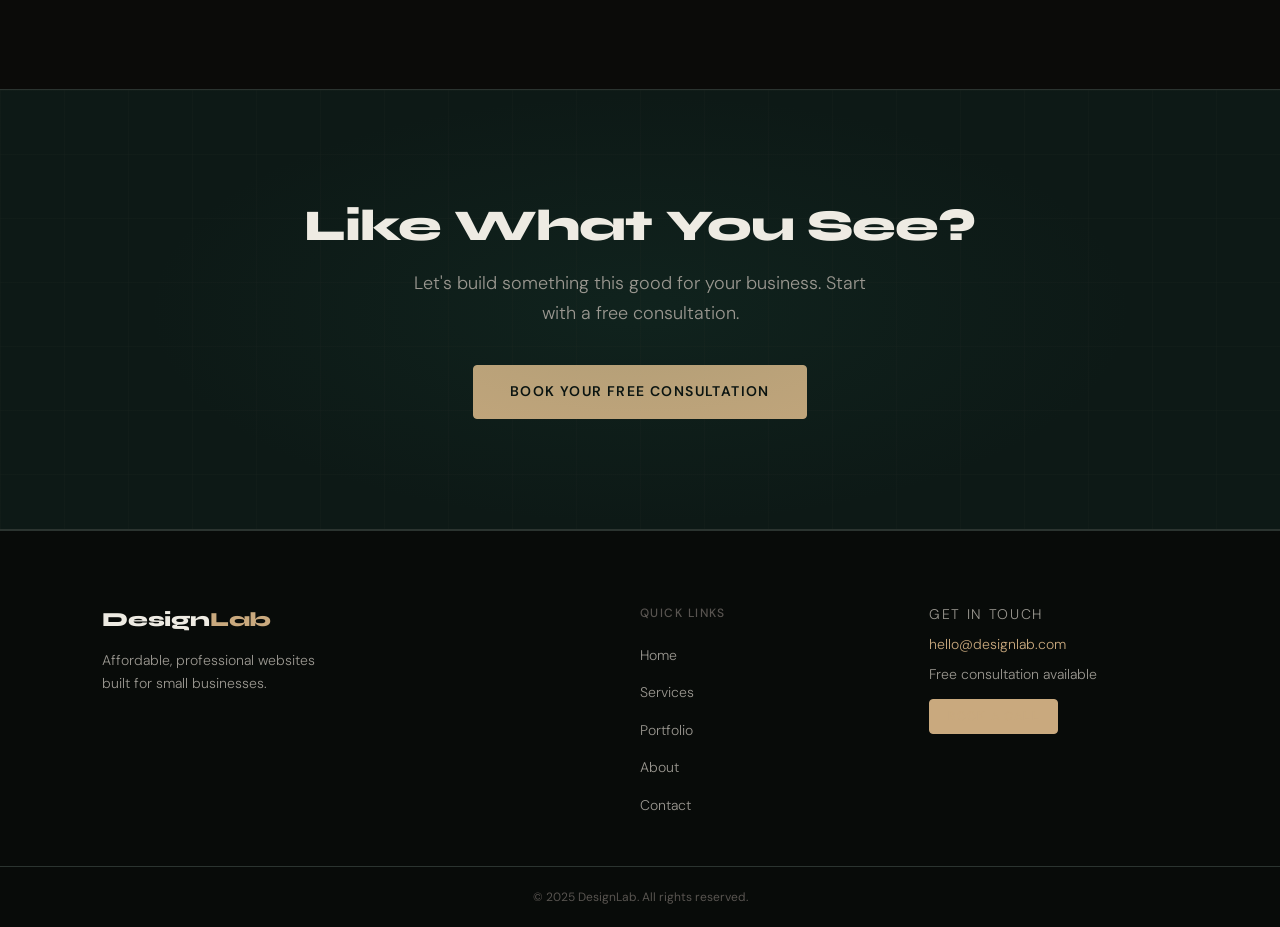
<file: portfolio.html>
<!DOCTYPE html>
<html lang="en">
<head>
  <meta charset="UTF-8">
  <meta name="viewport" content="width=device-width, initial-scale=1.0">
  <meta name="description" content="See examples of websites built by DesignLab — from local service businesses to freelancer portfolios and dynamic booking sites.">
  <title>Portfolio — DesignLab</title>
  <link rel="preconnect" href="https://fonts.googleapis.com">
  <link rel="preconnect" href="https://fonts.gstatic.com" crossorigin>
  <link rel="stylesheet" href="css/styles.css">
</head>
<body>

  <!-- ============================================================
       NAVIGATION
       ============================================================ -->
  <header>
    <nav class="nav" role="navigation" aria-label="Main navigation">
      <div class="nav__inner">
        <a href="index.html" class="nav__logo" aria-label="DesignLab home">Design<span>Lab</span></a>

        <ul class="nav__links" role="list">
          <li><a href="index.html">Home</a></li>
          <li><a href="services.html">Services</a></li>
          <li><a href="portfolio.html" class="active" aria-current="page">Portfolio</a></li>
          <li><a href="about.html">About</a></li>
          <li><a href="contact.html">Contact</a></li>
        </ul>

        <button
          class="nav__hamburger"
          aria-label="Toggle navigation menu"
          aria-expanded="false"
          aria-controls="mobile-menu"
        >
          <span></span>
          <span></span>
          <span></span>
        </button>
      </div>

      <div class="nav__mobile" id="mobile-menu" aria-hidden="true">
        <a href="index.html">Home</a>
        <a href="services.html">Services</a>
        <a href="portfolio.html" class="active" aria-current="page">Portfolio</a>
        <a href="about.html">About</a>
        <a href="contact.html">Contact</a>
      </div>
    </nav>
  </header>

  <main>

    <!-- ============================================================
         PAGE HERO
         ============================================================ -->
    <section class="page-hero" aria-labelledby="page-heading">
      <div class="container">
        <h1 id="page-heading">Our Work</h1>
        <p>We're just getting started — but here's a preview of what we build.</p>
      </div>
    </section>

    <!-- ============================================================
         PORTFOLIO GRID
         PLACEHOLDER: Replace cards with real portfolio items when available
         ============================================================ -->
    <section class="section" aria-labelledby="portfolio-heading">
      <div class="container">
        <div class="section-header">
          <h2 id="portfolio-heading">Recent Projects</h2>
          <p>Every site is built from scratch, designed to fit the business it represents.</p>
        </div>

        <div class="portfolio-grid">

          <!-- PLACEHOLDER: Replace with real portfolio item -->
          <article class="portfolio-card">
            <div class="portfolio-card__thumb portfolio-card__thumb--1" role="img" aria-label="Local Bakery Website preview">
              <span class="portfolio-card__thumb-text" aria-hidden="true">Bloom</span>
            </div>
            <div class="portfolio-card__body">
              <span class="portfolio-card__tag portfolio-card__tag--static">Static</span>
              <h3>Local Bakery Website</h3>
              <p>A clean, warm site for a neighbourhood bakery — featuring their menu, gallery, and a simple order enquiry form.</p>
              <a href="#" class="btn btn-outline btn-sm" aria-label="View Local Bakery Website project">View Project</a>
            </div>
          </article>

          <!-- PLACEHOLDER: Replace with real portfolio item -->
          <article class="portfolio-card">
            <div class="portfolio-card__thumb portfolio-card__thumb--2" role="img" aria-label="Freelance Photographer Site preview">
              <span class="portfolio-card__thumb-text" aria-hidden="true">Lens</span>
            </div>
            <div class="portfolio-card__body">
              <span class="portfolio-card__tag portfolio-card__tag--static">Static</span>
              <h3>Freelance Photographer Site</h3>
              <p>A minimal portfolio site showcasing work across weddings, portraits, and commercial photography.</p>
              <a href="#" class="btn btn-outline btn-sm" aria-label="View Freelance Photographer Site project">View Project</a>
            </div>
          </article>

          <!-- PLACEHOLDER: Replace with real portfolio item -->
          <article class="portfolio-card">
            <div class="portfolio-card__thumb portfolio-card__thumb--3" role="img" aria-label="Plumbing Company Landing Page preview">
              <span class="portfolio-card__thumb-text" aria-hidden="true">Ridge</span>
            </div>
            <div class="portfolio-card__body">
              <span class="portfolio-card__tag portfolio-card__tag--static">Static</span>
              <h3>Plumbing Company Landing Page</h3>
              <p>A high-converting landing page for a local plumber — built to drive calls and contact form submissions.</p>
              <a href="#" class="btn btn-outline btn-sm" aria-label="View Plumbing Company Landing Page project">View Project</a>
            </div>
          </article>

          <!-- PLACEHOLDER: Replace with real portfolio item -->
          <article class="portfolio-card">
            <div class="portfolio-card__thumb portfolio-card__thumb--4" role="img" aria-label="Hair Salon Booking Site preview">
              <span class="portfolio-card__thumb-text" aria-hidden="true">Salon</span>
            </div>
            <div class="portfolio-card__body">
              <span class="portfolio-card__tag portfolio-card__tag--dynamic">Dynamic</span>
              <h3>Hair Salon Booking Site</h3>
              <p>A dynamic site with an integrated online booking system, service menu, and team profiles for a busy salon.</p>
              <a href="#" class="btn btn-outline btn-sm" aria-label="View Hair Salon Booking Site project">View Project</a>
            </div>
          </article>

          <!-- PLACEHOLDER: Replace with real portfolio item -->
          <article class="portfolio-card">
            <div class="portfolio-card__thumb portfolio-card__thumb--5" role="img" aria-label="Personal Trainer Website preview">
              <span class="portfolio-card__thumb-text" aria-hidden="true">Fit</span>
            </div>
            <div class="portfolio-card__body">
              <span class="portfolio-card__tag portfolio-card__tag--static">Static</span>
              <h3>Personal Trainer Website</h3>
              <p>A bold, energetic site for an independent personal trainer — showcasing packages, testimonials, and a contact form.</p>
              <a href="#" class="btn btn-outline btn-sm" aria-label="View Personal Trainer Website project">View Project</a>
            </div>
          </article>

          <!-- PLACEHOLDER: Replace with real portfolio item -->
          <article class="portfolio-card">
            <div class="portfolio-card__thumb portfolio-card__thumb--6" role="img" aria-label="Real Estate Agency Site preview">
              <span class="portfolio-card__thumb-text" aria-hidden="true">Keys</span>
            </div>
            <div class="portfolio-card__body">
              <span class="portfolio-card__tag portfolio-card__tag--dynamic">Dynamic</span>
              <h3>Real Estate Agency Site</h3>
              <p>A dynamic multi-page site for a small real estate agency, with a live listings feed, agent profiles, and lead capture forms.</p>
              <a href="#" class="btn btn-outline btn-sm" aria-label="View Real Estate Agency Site project">View Project</a>
            </div>
          </article>

        </div>
      </div>
    </section>

    <!-- ============================================================
         BOTTOM CTA
         ============================================================ -->
    <section class="cta-banner" aria-labelledby="cta-heading">
      <div class="container">
        <h2 id="cta-heading">Like What You See?</h2>
        <p>Let's build something this good for your business. Start with a free consultation.</p>
        <a href="contact.html" class="btn btn-primary btn-lg">Book Your Free Consultation</a>
      </div>
    </section>

  </main>

  <!-- ============================================================
       FOOTER
       ============================================================ -->
  <footer class="footer">
    <div class="container">
      <div class="footer__grid">

        <div class="footer__brand">
          <a href="index.html" class="footer__logo">Design<span>Lab</span></a>
          <p>Affordable, professional websites<br>built for small businesses.</p>
        </div>

        <nav class="footer__nav" aria-label="Footer navigation">
          <p class="footer__col-title">Quick Links</p>
          <ul class="footer__nav-links" role="list">
            <li><a href="index.html">Home</a></li>
            <li><a href="services.html">Services</a></li>
            <li><a href="portfolio.html">Portfolio</a></li>
            <li><a href="about.html">About</a></li>
            <li><a href="contact.html">Contact</a></li>
          </ul>
        </nav>

        <div class="footer__contact-info">
          <p class="footer__col-title">Get in Touch</p>
          <p><a href="mailto:hello@designlab.com">hello@designlab.com</a></p>
          <p>Free consultation available</p>
          <p style="margin-top: 0.75rem;">
            <a href="contact.html" class="btn btn-primary btn-sm">Book a Call</a>
          </p>
        </div>

      </div>
    </div>

    <div class="footer__bottom">
      <p>&copy; 2025 DesignLab. All rights reserved.</p>
    </div>
  </footer>

  <script src="js/main.js"></script>
</body>
</html>
</file>
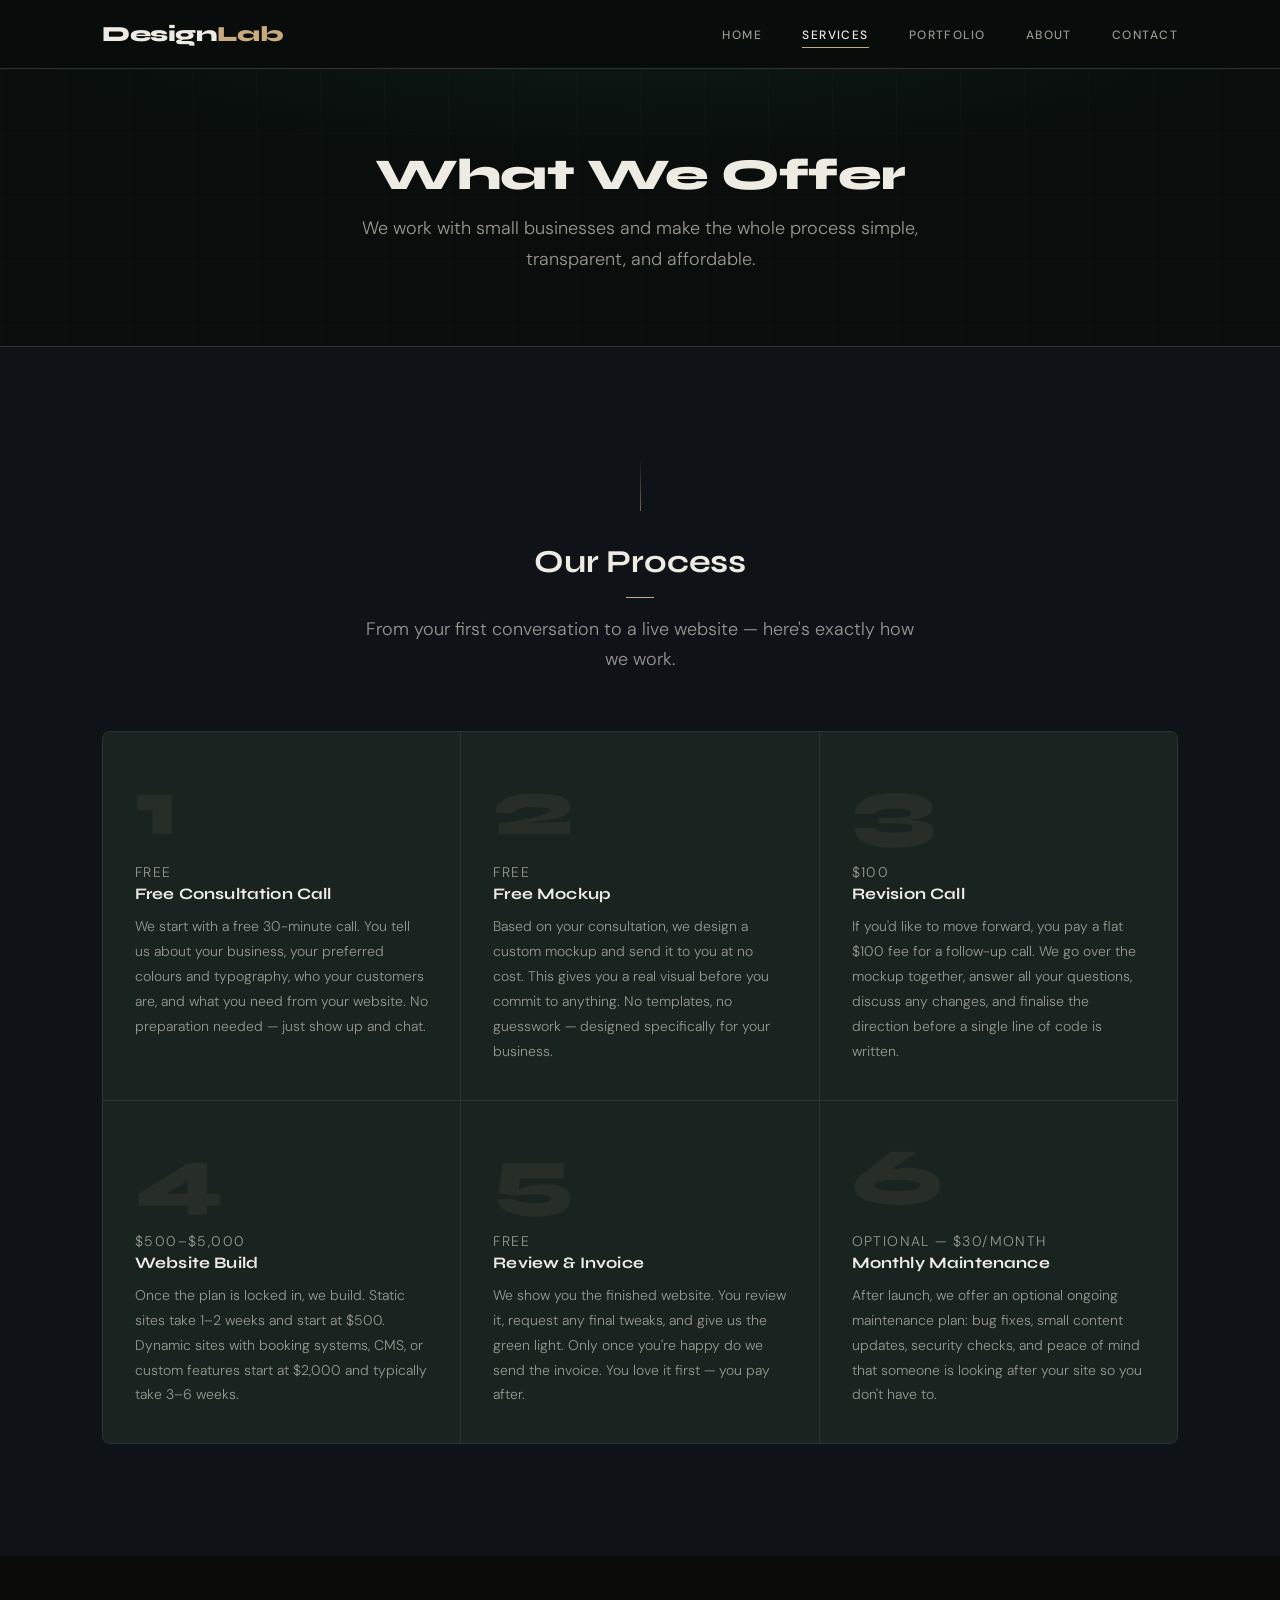
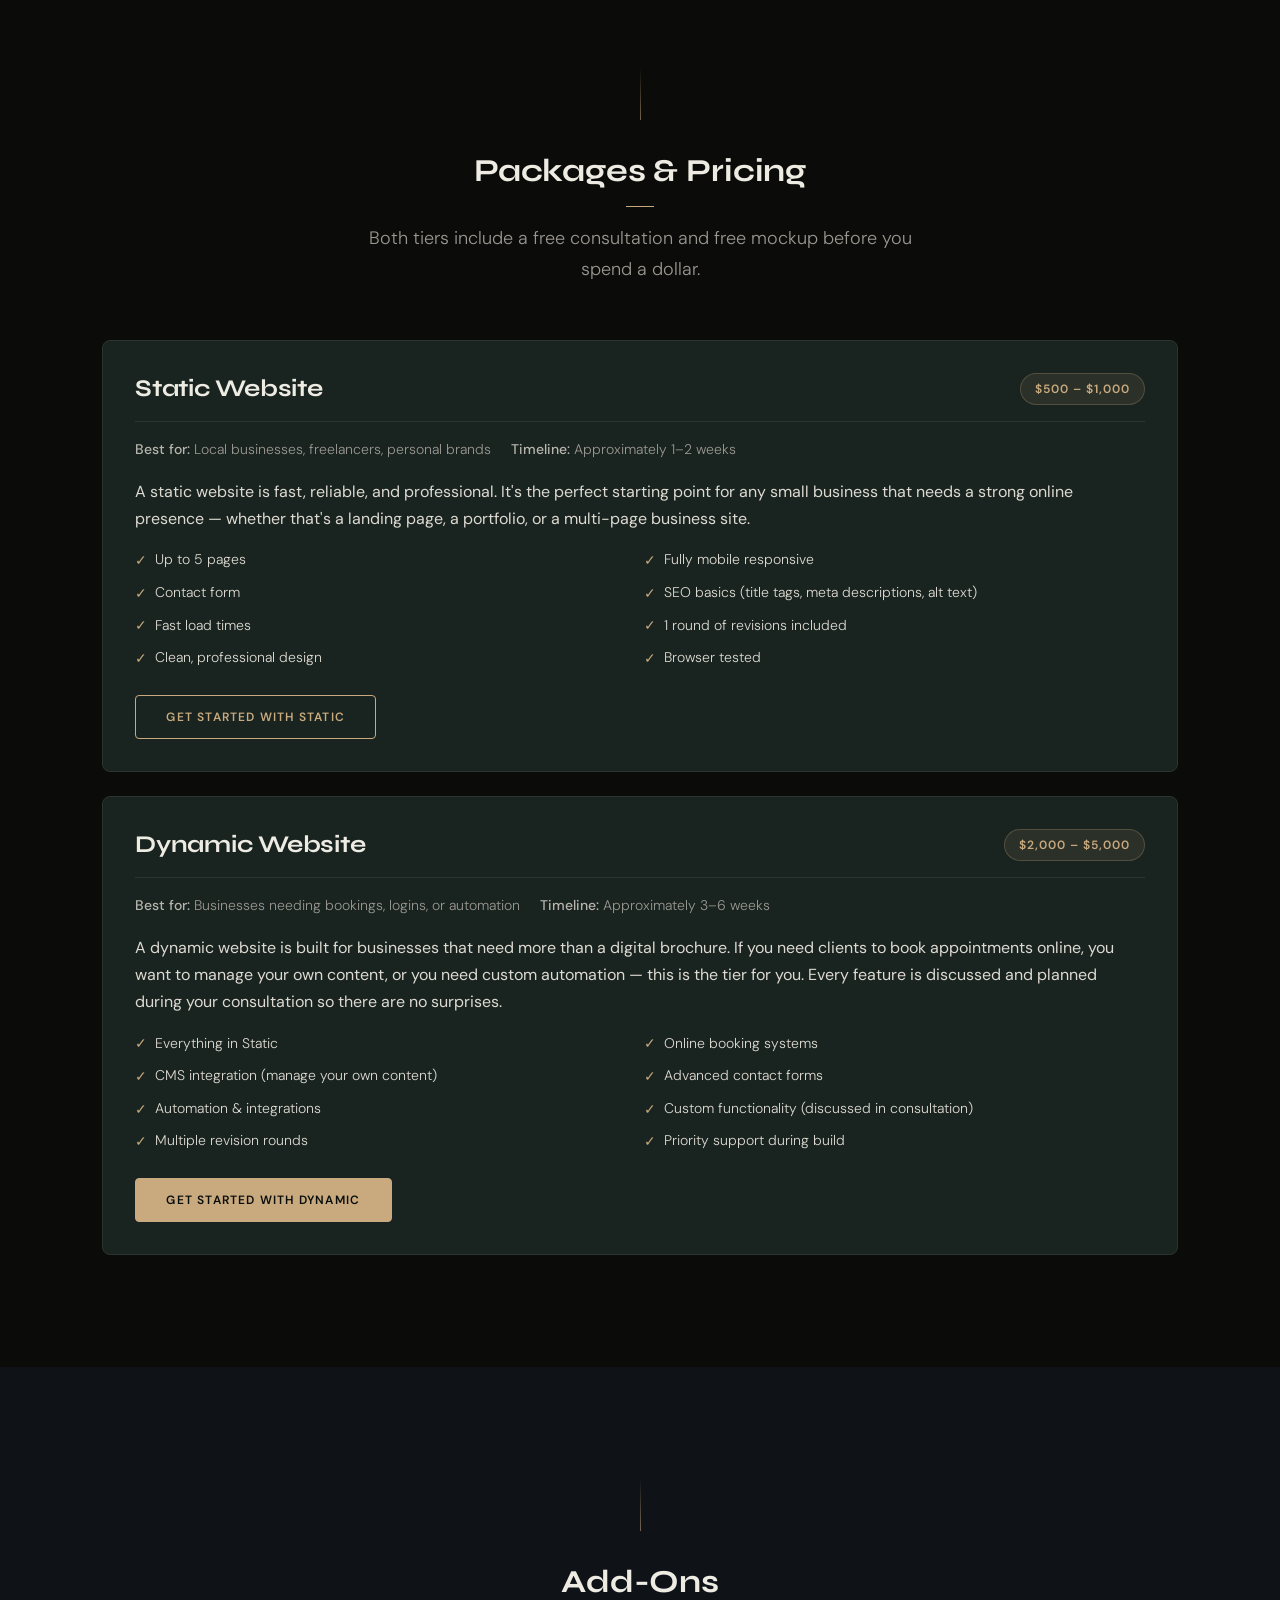
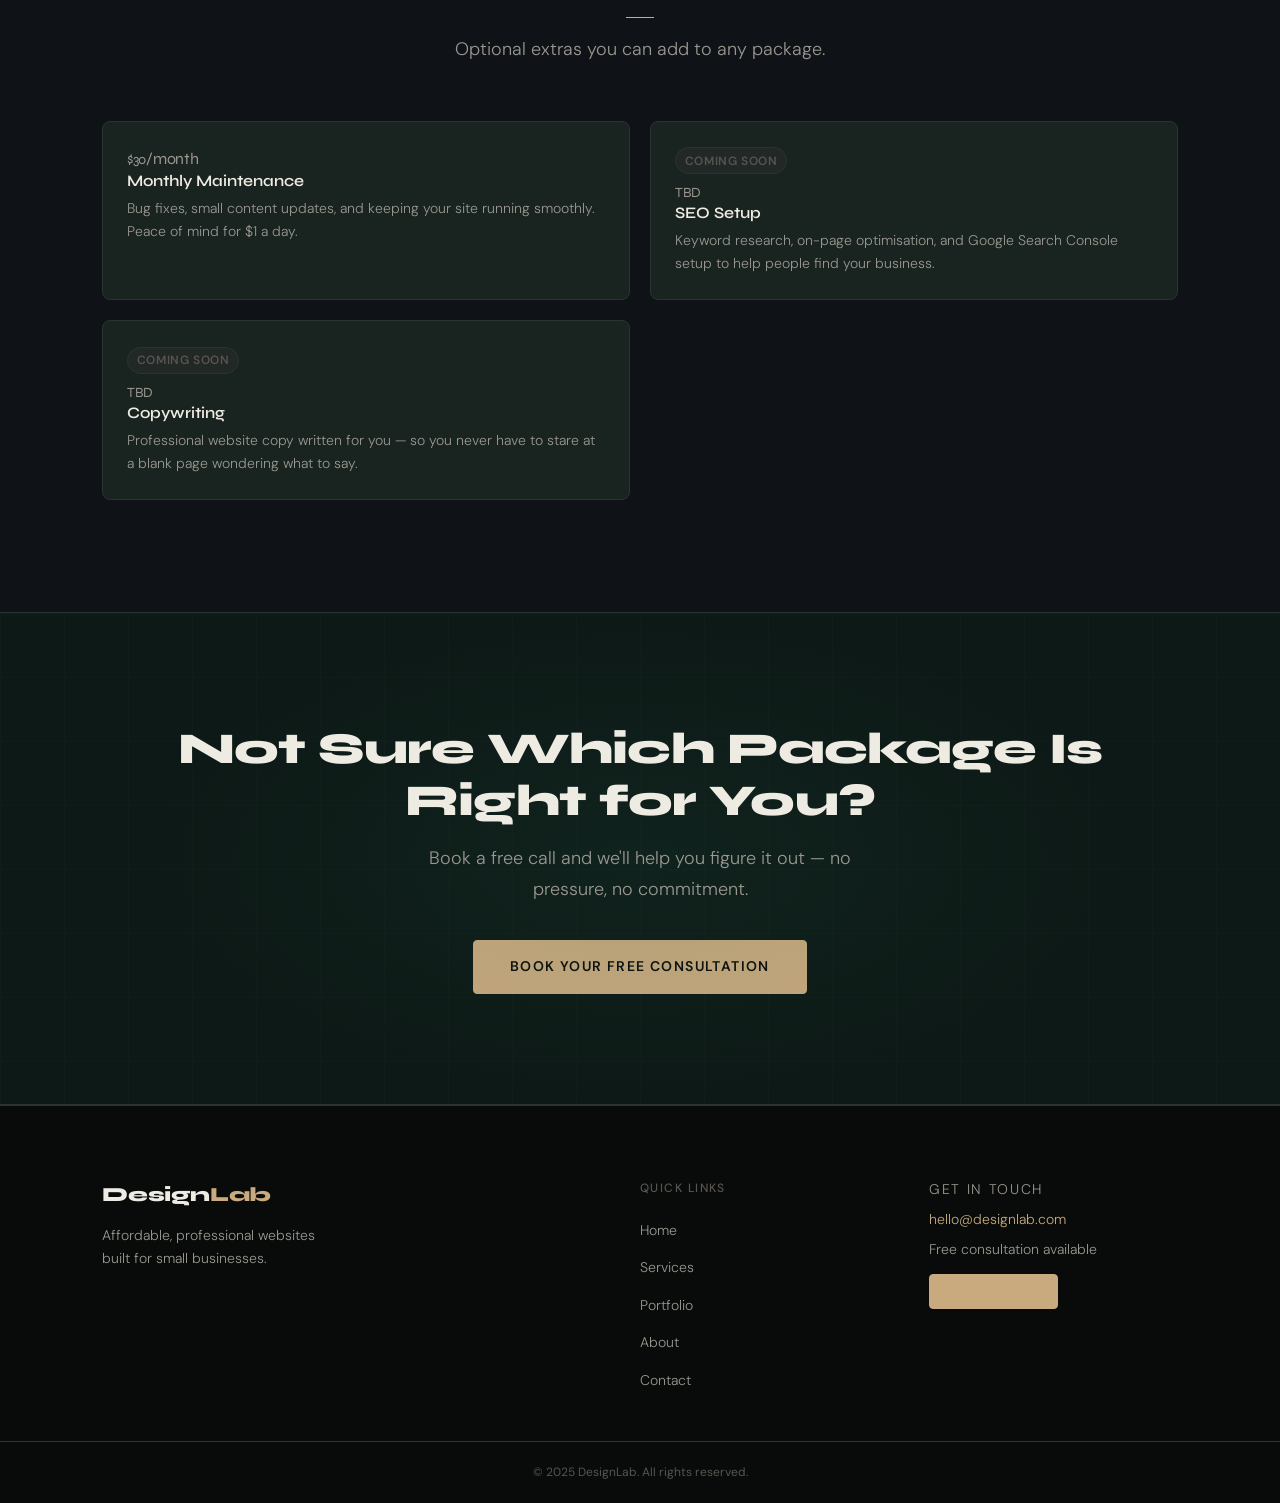
<file: services.html>
<!DOCTYPE html>
<html lang="en">
<head>
  <meta charset="UTF-8">
  <meta name="viewport" content="width=device-width, initial-scale=1.0">
  <meta name="description" content="See DesignLab's web design packages and pricing. Static websites from $500, dynamic websites from $2,000. Simple process, affordable prices.">
  <title>Services — DesignLab</title>
  <link rel="preconnect" href="https://fonts.googleapis.com">
  <link rel="preconnect" href="https://fonts.gstatic.com" crossorigin>
  <link rel="stylesheet" href="css/styles.css">
</head>
<body>

  <!-- ============================================================
       NAVIGATION
       ============================================================ -->
  <header>
    <nav class="nav" role="navigation" aria-label="Main navigation">
      <div class="nav__inner">
        <a href="index.html" class="nav__logo" aria-label="DesignLab home">Design<span>Lab</span></a>

        <ul class="nav__links" role="list">
          <li><a href="index.html">Home</a></li>
          <li><a href="services.html" class="active" aria-current="page">Services</a></li>
          <li><a href="portfolio.html">Portfolio</a></li>
          <li><a href="about.html">About</a></li>
          <li><a href="contact.html">Contact</a></li>
        </ul>

        <button
          class="nav__hamburger"
          aria-label="Toggle navigation menu"
          aria-expanded="false"
          aria-controls="mobile-menu"
        >
          <span></span>
          <span></span>
          <span></span>
        </button>
      </div>

      <div class="nav__mobile" id="mobile-menu" aria-hidden="true">
        <a href="index.html">Home</a>
        <a href="services.html" class="active" aria-current="page">Services</a>
        <a href="portfolio.html">Portfolio</a>
        <a href="about.html">About</a>
        <a href="contact.html">Contact</a>
      </div>
    </nav>
  </header>

  <main>

    <!-- ============================================================
         PAGE HERO
         ============================================================ -->
    <section class="page-hero" aria-labelledby="page-heading">
      <div class="container">
        <h1 id="page-heading">What We Offer</h1>
        <p>We work with small businesses and make the whole process simple, transparent, and affordable.</p>
      </div>
    </section>

    <!-- ============================================================
         HOW IT WORKS — FULL DETAIL
         ============================================================ -->
    <section class="section section--off-white" aria-labelledby="hiw-heading">
      <div class="container">
        <div class="section-header">
          <h2 id="hiw-heading">Our Process</h2>
          <p>From your first conversation to a live website — here's exactly how we work.</p>
        </div>

        <div class="steps-grid">

          <article class="step-card">
            <div class="step-card__number" aria-hidden="true">1</div>
            <p class="step-card__badge">Free</p>
            <h3>Free Consultation Call</h3>
            <p>
              We start with a free 30-minute call. You tell us about your business, your
              preferred colours and typography, who your customers are, and what you need
              from your website. No preparation needed — just show up and chat.
            </p>
          </article>

          <article class="step-card">
            <div class="step-card__number" aria-hidden="true">2</div>
            <p class="step-card__badge">Free</p>
            <h3>Free Mockup</h3>
            <p>
              Based on your consultation, we design a custom mockup and send it to you
              at no cost. This gives you a real visual before you commit to anything.
              No templates, no guesswork — designed specifically for your business.
            </p>
          </article>

          <article class="step-card">
            <div class="step-card__number" aria-hidden="true">3</div>
            <p class="step-card__badge">$100</p>
            <h3>Revision Call</h3>
            <p>
              If you'd like to move forward, you pay a flat $100 fee for a follow-up
              call. We go over the mockup together, answer all your questions, discuss
              any changes, and finalise the direction before a single line of code is written.
            </p>
          </article>

          <article class="step-card">
            <div class="step-card__number" aria-hidden="true">4</div>
            <p class="step-card__badge">$500–$5,000</p>
            <h3>Website Build</h3>
            <p>
              Once the plan is locked in, we build. Static sites take 1–2 weeks and
              start at $500. Dynamic sites with booking systems, CMS, or custom features
              start at $2,000 and typically take 3–6 weeks.
            </p>
          </article>

          <article class="step-card">
            <div class="step-card__number" aria-hidden="true">5</div>
            <p class="step-card__badge">Free</p>
            <h3>Review &amp; Invoice</h3>
            <p>
              We show you the finished website. You review it, request any final tweaks,
              and give us the green light. Only once you're happy do we send the invoice.
              You love it first — you pay after.
            </p>
          </article>

          <article class="step-card">
            <div class="step-card__number" aria-hidden="true">6</div>
            <p class="step-card__badge">Optional — $30/month</p>
            <h3>Monthly Maintenance</h3>
            <p>
              After launch, we offer an optional ongoing maintenance plan: bug fixes,
              small content updates, security checks, and peace of mind that someone
              is looking after your site so you don't have to.
            </p>
          </article>

        </div>
      </div>
    </section>

    <!-- ============================================================
         SERVICE TIERS — FULL DETAILS
         ============================================================ -->
    <section class="section" aria-labelledby="packages-heading">
      <div class="container">
        <div class="section-header">
          <h2 id="packages-heading">Packages &amp; Pricing</h2>
          <p>Both tiers include a free consultation and free mockup before you spend a dollar.</p>
        </div>

        <!-- Static Website -->
        <div class="service-detail-card">
          <div class="service-detail-card__header">
            <h3>Static Website</h3>
            <span class="price-badge">$500 – $1,000</span>
          </div>

          <div class="service-meta">
            <span><strong>Best for:</strong> Local businesses, freelancers, personal brands</span>
            <span><strong>Timeline:</strong> Approximately 1–2 weeks</span>
          </div>

          <p>
            A static website is fast, reliable, and professional. It's the perfect starting
            point for any small business that needs a strong online presence — whether that's
            a landing page, a portfolio, or a multi-page business site.
          </p>

          <ul class="service-features-list" aria-label="Static website features">
            <li>Up to 5 pages</li>
            <li>Fully mobile responsive</li>
            <li>Contact form</li>
            <li>SEO basics (title tags, meta descriptions, alt text)</li>
            <li>Fast load times</li>
            <li>1 round of revisions included</li>
            <li>Clean, professional design</li>
            <li>Browser tested</li>
          </ul>

          <a href="contact.html" class="btn btn-outline">Get Started with Static</a>
        </div>

        <!-- Dynamic Website -->
        <div class="service-detail-card">
          <div class="service-detail-card__header">
            <h3>Dynamic Website</h3>
            <span class="price-badge">$2,000 – $5,000</span>
          </div>

          <div class="service-meta">
            <span><strong>Best for:</strong> Businesses needing bookings, logins, or automation</span>
            <span><strong>Timeline:</strong> Approximately 3–6 weeks</span>
          </div>

          <p>
            A dynamic website is built for businesses that need more than a digital brochure.
            If you need clients to book appointments online, you want to manage your own content,
            or you need custom automation — this is the tier for you. Every feature is discussed
            and planned during your consultation so there are no surprises.
          </p>

          <ul class="service-features-list" aria-label="Dynamic website features">
            <li>Everything in Static</li>
            <li>Online booking systems</li>
            <li>CMS integration (manage your own content)</li>
            <li>Advanced contact forms</li>
            <li>Automation &amp; integrations</li>
            <li>Custom functionality (discussed in consultation)</li>
            <li>Multiple revision rounds</li>
            <li>Priority support during build</li>
          </ul>

          <a href="contact.html" class="btn btn-primary">Get Started with Dynamic</a>
        </div>

      </div>
    </section>

    <!-- ============================================================
         ADD-ONS
         ============================================================ -->
    <section class="section section--off-white" aria-labelledby="addons-heading">
      <div class="container">
        <div class="section-header">
          <h2 id="addons-heading">Add-Ons</h2>
          <p>Optional extras you can add to any package.</p>
        </div>

        <div class="addons-grid">

          <div class="addon-card">
            <p class="addon-card__price">$30<span style="font-size: 1rem; font-weight: 400; color: var(--color-text-muted);">/month</span></p>
            <h4>Monthly Maintenance</h4>
            <p>Bug fixes, small content updates, and keeping your site running smoothly. Peace of mind for $1 a day.</p>
          </div>

          <div class="addon-card addon-card--muted">
            <span class="coming-soon-chip">Coming Soon</span>
            <p class="addon-card__price" style="color: var(--color-text-muted);">TBD</p>
            <h4>SEO Setup</h4>
            <p>Keyword research, on-page optimisation, and Google Search Console setup to help people find your business.</p>
          </div>

          <div class="addon-card addon-card--muted">
            <span class="coming-soon-chip">Coming Soon</span>
            <p class="addon-card__price" style="color: var(--color-text-muted);">TBD</p>
            <h4>Copywriting</h4>
            <p>Professional website copy written for you — so you never have to stare at a blank page wondering what to say.</p>
          </div>

        </div>
      </div>
    </section>

    <!-- ============================================================
         BOTTOM CTA
         ============================================================ -->
    <section class="cta-banner" aria-labelledby="cta-heading">
      <div class="container">
        <h2 id="cta-heading">Not Sure Which Package Is Right for You?</h2>
        <p>Book a free call and we'll help you figure it out — no pressure, no commitment.</p>
        <a href="contact.html" class="btn btn-primary btn-lg">Book Your Free Consultation</a>
      </div>
    </section>

  </main>

  <!-- ============================================================
       FOOTER
       ============================================================ -->
  <footer class="footer">
    <div class="container">
      <div class="footer__grid">

        <div class="footer__brand">
          <a href="index.html" class="footer__logo">Design<span>Lab</span></a>
          <p>Affordable, professional websites<br>built for small businesses.</p>
        </div>

        <nav class="footer__nav" aria-label="Footer navigation">
          <p class="footer__col-title">Quick Links</p>
          <ul class="footer__nav-links" role="list">
            <li><a href="index.html">Home</a></li>
            <li><a href="services.html">Services</a></li>
            <li><a href="portfolio.html">Portfolio</a></li>
            <li><a href="about.html">About</a></li>
            <li><a href="contact.html">Contact</a></li>
          </ul>
        </nav>

        <div class="footer__contact-info">
          <p class="footer__col-title">Get in Touch</p>
          <p><a href="mailto:hello@designlab.com">hello@designlab.com</a></p>
          <p>Free consultation available</p>
          <p style="margin-top: 0.75rem;">
            <a href="contact.html" class="btn btn-primary btn-sm">Book a Call</a>
          </p>
        </div>

      </div>
    </div>

    <div class="footer__bottom">
      <p>&copy; 2025 DesignLab. All rights reserved.</p>
    </div>
  </footer>

  <script src="js/main.js"></script>
</body>
</html>
</file>
<file: css/styles.css>
/* ============================================================
   DesignLab — styles.css  (Multi-Stone Dark + Motion)
   ============================================================ */

@import url('https://fonts.googleapis.com/css2?family=Syne:wght@400;600;700;800&family=DM+Sans:ital,opsz,wght@0,9..40,300;0,9..40,400;0,9..40,500;1,9..40,300&display=swap');

/* === CSS CUSTOM PROPERTIES === */
:root {
  /* Section backgrounds — each a different stone tone */
  --color-bg:           #090e0c;   /* teal-black  (hero, default) */
  --color-bg-slate:     #0e1420;   /* midnight slate  (trust-bar, CTA alt) */
  --color-bg-cool:      #0f1318;   /* cool grey-slate  (alt sections) */
  --color-bg-warm:      #0b0b09;   /* warm near-black  (services section) */
  --color-bg-forest:    #0d1916;   /* forest teal  (CTA) */
  --color-bg-deep:      #080b09;   /* deepest (footer) */

  /* Surfaces */
  --color-surface:      #192420;   /* teal-tinted dark surface */
  --color-surface-2:    #212825;   /* slightly lighter surface */
  --color-border:       #2b3430;   /* teal-tinted border */

  /* Accent — warm sand */
  --color-accent:       #c9a97e;
  --color-accent-hover: #b8925d;
  --color-accent-dim:   rgba(201, 169, 126, 0.1);

  /* Text — lighter than before */
  --color-white:        #eeebe3;
  --color-text:         #dedad2;   /* warm light grey */
  --color-text-muted:   #9a9790;   /* medium stone grey — noticeably lighter */
  --color-text-faint:   #585450;   /* muted label grey */
  --color-stone-mid:    #b8b5ae;   /* light stone — for ghost text, decorations */

  /* Typography */
  --font-heading: 'Syne', system-ui, sans-serif;
  --font-body:    'DM Sans', system-ui, sans-serif;

  /* Font Sizes */
  --fs-xs:   0.75rem;
  --fs-sm:   0.875rem;
  --fs-base: 1rem;
  --fs-lg:   1.125rem;
  --fs-xl:   1.25rem;
  --fs-2xl:  1.5rem;
  --fs-3xl:  2rem;
  --fs-4xl:  2.75rem;
  --fs-5xl:  3.75rem;

  /* Layout */
  --container-max: 1140px;
  --container-pad: 1.25rem;

  /* Transitions */
  --transition-fast: 0.18s ease;
  --transition:      0.26s ease;
  --ease-out-expo: cubic-bezier(0.22, 1, 0.36, 1);

  /* Shadows */
  --shadow-sm: 0 2px 12px rgba(0,0,0,0.4);
  --shadow-md: 0 6px 28px rgba(0,0,0,0.5);
  --shadow-lg: 0 12px 52px rgba(0,0,0,0.65);

  /* Border Radius */
  --radius-sm:   4px;
  --radius-md:   8px;
  --radius-full: 9999px;
}

/* === RESET & BASE === */
*,
*::before,
*::after {
  box-sizing: border-box;
  margin: 0;
  padding: 0;
}

html {
  scroll-behavior: smooth;
  font-size: 16px;
}

body {
  font-family: var(--font-body);
  font-size: var(--fs-base);
  line-height: 1.7;
  color: var(--color-text);
  background-color: var(--color-bg);
  -webkit-font-smoothing: antialiased;
}

img {
  max-width: 100%;
  display: block;
}

a {
  color: inherit;
  text-decoration: none;
}

ul, ol {
  list-style: none;
}

button {
  font-family: inherit;
  cursor: pointer;
  border: none;
  background: none;
}

/* === TYPOGRAPHY === */
h1, h2, h3, h4, h5, h6 {
  font-family: var(--font-heading);
  line-height: 1.18;       /* opened up from 1.1 — no more squish */
  color: var(--color-white);
  font-weight: 700;
}

h1 { font-size: var(--fs-3xl); letter-spacing: -0.01em; }
h2 { font-size: var(--fs-2xl); letter-spacing: -0.005em; }
h3 { font-size: var(--fs-xl); }
h4 { font-size: var(--fs-lg); }

@media (min-width: 768px) {
  h1 { font-size: var(--fs-4xl); }
  h2 { font-size: var(--fs-3xl); }
  h3 { font-size: var(--fs-2xl); }
}

@media (min-width: 1024px) {
  h1 { font-size: var(--fs-5xl); }
}

p {
  margin-bottom: 1rem;
}
p:last-child {
  margin-bottom: 0;
}

/* === LAYOUT === */
.container {
  width: 100%;
  max-width: var(--container-max);
  margin: 0 auto;
  padding: 0 var(--container-pad);
}

@media (min-width: 768px) {
  :root { --container-pad: 2rem; }
}

.section {
  padding: 80px 0;
  background-color: var(--color-bg-warm);
}

@media (min-width: 768px) {
  .section { padding: 112px 0; }
}

.section--navy {
  background-color: var(--color-bg-cool);
  color: var(--color-text);
}

.section--navy h1,
.section--navy h2,
.section--navy h3,
.section--navy h4 {
  color: var(--color-white);
}

.section--off-white {
  background-color: var(--color-bg-cool);  /* cool slate-blue stone */
}

/* Section header */
.section-header {
  text-align: center;
  margin-bottom: 3.5rem;
}

/* Decorative vertical drop-line above every section header */
.section-header::before {
  content: '';
  display: block;
  width: 1px;
  height: 52px;
  background: linear-gradient(to bottom, transparent, var(--color-accent));
  margin: 0 auto 2rem;
  opacity: 0.55;
}

.section-header h2 {
  margin-bottom: 1rem;
}

.section-header p {
  max-width: 560px;
  margin: 0 auto;
  color: var(--color-text-muted);
  font-size: var(--fs-lg);
  font-weight: 300;
}

.section--navy .section-header p {
  color: var(--color-text-muted);
}

/* Thin accent rule below section headings */
.section-header h2::after {
  content: '';
  display: block;
  width: 28px;
  height: 1px;
  background-color: var(--color-accent);
  margin: 1rem auto 0;
}

/* === HERO FLOATING SHAPES === */
@keyframes heroFloat1 {
  0%, 100% { transform: translate(0px, 0px) rotate(0deg); }
  25%       { transform: translate(18px, -22px) rotate(90deg); }
  50%       { transform: translate(-12px, -16px) rotate(180deg); }
  75%       { transform: translate(-20px, 10px) rotate(270deg); }
}

@keyframes heroFloat2 {
  0%, 100% { transform: translate(0px, 0px) rotate(0deg); }
  33%       { transform: translate(-24px, 18px) rotate(-120deg); }
  66%       { transform: translate(16px, 26px) rotate(-240deg); }
}

@keyframes heroFloat3 {
  0%, 100% { transform: translate(0px, 0px); }
  50%       { transform: translate(12px, -30px); }
}

@keyframes heroSpin {
  from { transform: rotate(0deg); }
  to   { transform: rotate(360deg); }
}

@keyframes heroSpinReverse {
  from { transform: rotate(0deg); }
  to   { transform: rotate(-360deg); }
}

@keyframes heroPulse {
  0%, 100% { opacity: 0.5; transform: scale(1); }
  50%       { opacity: 1;   transform: scale(1.1); }
}

.hero__shapes {
  position: absolute;
  inset: 0;
  pointer-events: none;
  overflow: hidden;
  z-index: 0;
}

/* Thin rotating rings */
.hero__ring {
  position: absolute;
  border-radius: 50%;
}

.hero__ring--1 {
  width: 520px;
  height: 520px;
  border: 1px solid rgba(201, 169, 126, 0.07);
  top: -160px;
  right: -80px;
  animation: heroSpin 55s linear infinite;
}

/* Inner offset ring inside ring-1 — gives it depth */
.hero__ring--1::after {
  content: '';
  position: absolute;
  inset: 40px;
  border-radius: 50%;
  border: 1px solid rgba(201, 169, 126, 0.04);
}

.hero__ring--2 {
  width: 320px;
  height: 320px;
  border: 1px solid rgba(201, 169, 126, 0.09);
  bottom: -80px;
  left: 4%;
  animation: heroSpinReverse 38s linear infinite;
}

.hero__ring--3 {
  width: 180px;
  height: 180px;
  border: 1px solid rgba(201, 169, 126, 0.06);
  top: 38%;
  left: 12%;
  animation: heroSpin 22s linear infinite;
}

/* Soft glowing orbs */
.hero__orb {
  position: absolute;
  border-radius: 50%;
  filter: blur(1px);
}

.hero__orb--1 {
  width: 640px;
  height: 640px;
  background: radial-gradient(circle, rgba(30, 90, 68, 0.14) 0%, transparent 68%);
  top: -280px;
  left: -160px;
  animation: heroFloat1 16s ease-in-out infinite;
}

.hero__orb--2 {
  width: 420px;
  height: 420px;
  background: radial-gradient(circle, rgba(201, 169, 126, 0.07) 0%, transparent 65%);
  bottom: -140px;
  right: 2%;
  animation: heroFloat2 12s ease-in-out infinite 1.5s;
}

.hero__orb--3 {
  width: 260px;
  height: 260px;
  background: radial-gradient(circle, rgba(34, 110, 80, 0.09) 0%, transparent 70%);
  top: 20%;
  right: 14%;
  animation: heroFloat3 9s ease-in-out infinite 3s;
}

/* Small accent dots */
.hero__dot {
  position: absolute;
  width: 3px;
  height: 3px;
  border-radius: 50%;
  background-color: var(--color-accent);
}

.hero__dot--1 {
  top: 22%;
  left: 18%;
  opacity: 0.3;
  animation: heroPulse 4s ease-in-out infinite;
}

.hero__dot--2 {
  top: 65%;
  right: 22%;
  opacity: 0.2;
  animation: heroPulse 6s ease-in-out infinite 1s;
}

.hero__dot--3 {
  top: 40%;
  left: 6%;
  opacity: 0.25;
  animation: heroPulse 5s ease-in-out infinite 2.5s;
}

/* Ensure hero content sits above shapes */
.hero__content {
  position: relative;
  z-index: 1;
}

/* === SCROLL REVEAL === */
@keyframes heroFadeUp {
  from { opacity: 0; transform: translateY(22px); }
  to   { opacity: 1; transform: none; }
}

.reveal {
  opacity: 0;
  transform: translateY(28px);
  transition:
    opacity  0.75s var(--ease-out-expo) var(--reveal-delay, 0ms),
    transform 0.75s var(--ease-out-expo) var(--reveal-delay, 0ms);
}

.reveal.is-visible {
  opacity: 1;
  transform: none;
}

/* === BUTTONS === */
.btn {
  display: inline-block;
  padding: 0.8rem 1.9rem;
  border-radius: var(--radius-sm);
  font-family: var(--font-body);
  font-size: var(--fs-xs);
  font-weight: 600;
  letter-spacing: 0.1em;
  text-transform: uppercase;
  transition: all var(--transition);
  text-align: center;
  cursor: pointer;
  border: 1px solid transparent;
  line-height: 1.4;
}

.btn-primary {
  background-color: var(--color-accent);
  color: #090e0c;
  border-color: var(--color-accent);
}

.btn-primary:hover,
.btn-primary:focus-visible {
  background-color: var(--color-accent-hover);
  border-color: var(--color-accent-hover);
  transform: translateY(-1px);
}

.btn-secondary {
  background-color: transparent;
  color: var(--color-white);
  border-color: rgba(238, 235, 227, 0.2);
}

.btn-secondary:hover,
.btn-secondary:focus-visible {
  border-color: var(--color-white);
  background-color: rgba(238, 235, 227, 0.05);
  transform: translateY(-1px);
}

.btn-outline {
  background-color: transparent;
  color: var(--color-accent);
  border-color: var(--color-accent);
}

.btn-outline:hover,
.btn-outline:focus-visible {
  background-color: var(--color-accent);
  color: #090e0c;
  transform: translateY(-1px);
}

.btn-lg {
  padding: 1rem 2.25rem;
  font-size: var(--fs-sm);
}

.btn-sm {
  padding: 0.5rem 1.1rem;
  font-size: var(--fs-xs);
}

/* === NAVIGATION === */
.nav {
  position: sticky;
  top: 0;
  z-index: 1000;
  background-color: rgba(9, 14, 12, 0.92);
  backdrop-filter: blur(16px);
  -webkit-backdrop-filter: blur(16px);
  border-bottom: 1px solid var(--color-border);
}

.nav__inner {
  display: flex;
  align-items: center;
  justify-content: space-between;
  padding: 0 var(--container-pad);
  max-width: var(--container-max);
  margin: 0 auto;
  min-height: 68px;
}

.nav__logo {
  font-family: var(--font-heading);
  font-size: 1.35rem;
  font-weight: 800;
  color: var(--color-white);
  letter-spacing: -0.02em;
  transition: opacity var(--transition-fast);
}

.nav__logo span {
  color: var(--color-accent);
}

.nav__logo:hover {
  opacity: 0.8;
}

.nav__links {
  display: none;
  align-items: center;
  gap: 2.5rem;
}

.nav__links a {
  color: var(--color-text-muted);
  font-size: var(--fs-xs);
  font-weight: 500;
  letter-spacing: 0.12em;
  text-transform: uppercase;
  transition: color var(--transition-fast);
  position: relative;
  padding-bottom: 3px;
}

.nav__links a::after {
  content: '';
  position: absolute;
  bottom: -2px;
  left: 0;
  width: 0;
  height: 1px;
  background-color: var(--color-accent);
  transition: width var(--transition);
}

.nav__links a:hover {
  color: var(--color-white);
}

.nav__links a:hover::after,
.nav__links a.active::after {
  width: 100%;
}

.nav__links a.active {
  color: var(--color-white);
}

.nav__hamburger {
  display: flex;
  flex-direction: column;
  justify-content: space-between;
  width: 24px;
  height: 16px;
  background: none;
  border: none;
  padding: 0;
  cursor: pointer;
}

.nav__hamburger span {
  display: block;
  width: 100%;
  height: 1px;
  background-color: var(--color-white);
  border-radius: var(--radius-full);
  transition: all var(--transition);
  transform-origin: center;
}

.nav__hamburger.is-active span:nth-child(1) {
  transform: translateY(7.5px) rotate(45deg);
}
.nav__hamburger.is-active span:nth-child(2) {
  opacity: 0;
  transform: scaleX(0);
}
.nav__hamburger.is-active span:nth-child(3) {
  transform: translateY(-7.5px) rotate(-45deg);
}

.nav__mobile {
  display: none;
  flex-direction: column;
  background-color: var(--color-bg);
  border-top: 1px solid var(--color-border);
}

.nav__mobile.is-open {
  display: flex;
}

.nav__mobile a {
  display: block;
  padding: 0.9rem var(--container-pad);
  color: var(--color-text-muted);
  font-weight: 500;
  font-size: var(--fs-xs);
  letter-spacing: 0.1em;
  text-transform: uppercase;
  transition: all var(--transition-fast);
  border-left: 2px solid transparent;
}

.nav__mobile a:hover,
.nav__mobile a.active {
  color: var(--color-white);
  background-color: rgba(255,255,255,0.03);
  border-left-color: var(--color-accent);
}

@media (min-width: 768px) {
  .nav__links { display: flex; }
  .nav__hamburger { display: none; }
  .nav__mobile { display: none !important; }
}

/* === FOOTER === */
.footer {
  background-color: var(--color-bg-deep);
  color: var(--color-text-muted);
  padding: 72px 0 0;
  border-top: 1px solid var(--color-border);
}

.footer__grid {
  display: grid;
  grid-template-columns: 1fr;
  gap: 2.5rem;
  padding-bottom: 3rem;
}

@media (min-width: 580px) {
  .footer__grid { grid-template-columns: repeat(2, 1fr); }
}

@media (min-width: 900px) {
  .footer__grid { grid-template-columns: 2fr 1fr 1fr; }
}

.footer__brand .footer__logo {
  font-family: var(--font-heading);
  font-size: var(--fs-xl);
  color: var(--color-white);
  font-weight: 800;
  display: block;
  margin-bottom: 0.75rem;
  letter-spacing: -0.01em;
}

.footer__brand .footer__logo span {
  color: var(--color-accent);
}

.footer__brand p {
  font-size: var(--fs-sm);
  color: var(--color-text-muted);
  font-weight: 300;
  line-height: 1.7;
}

.footer__col-title {
  font-family: var(--font-body);
  font-size: var(--fs-xs);
  font-weight: 500;
  text-transform: uppercase;
  letter-spacing: 0.12em;
  color: var(--color-text-faint);
  margin-bottom: 1.1rem;
}

.footer__nav-links {
  display: flex;
  flex-direction: column;
  gap: 0.65rem;
}

.footer__nav-links a {
  font-size: var(--fs-sm);
  color: var(--color-text-muted);
  transition: color var(--transition-fast);
  font-weight: 300;
}

.footer__nav-links a:hover {
  color: var(--color-accent);
}

.footer__contact-info p {
  font-size: var(--fs-sm);
  color: var(--color-text-muted);
  margin-bottom: 0.4rem;
  font-weight: 300;
}

.footer__contact-info a {
  color: var(--color-accent);
  transition: opacity var(--transition-fast);
}

.footer__contact-info a:hover {
  opacity: 0.75;
}

.footer__bottom {
  border-top: 1px solid var(--color-border);
  padding: 1.25rem var(--container-pad);
  text-align: center;
}

.footer__bottom p {
  font-size: var(--fs-xs);
  color: var(--color-text-faint);
  margin-bottom: 0;
}

/* === HOME HERO === */
.hero {
  background-color: var(--color-bg);
  /* Subtle grid pattern for design-studio feel */
  background-image:
    linear-gradient(rgba(201,169,126,0.025) 1px, transparent 1px),
    linear-gradient(90deg, rgba(201,169,126,0.025) 1px, transparent 1px);
  background-size: 64px 64px;
  padding: 130px 0 140px;
  text-align: center;
  position: relative;
  overflow: hidden;
}

/* Teal radial glow from top */
.hero::before {
  content: '';
  position: absolute;
  inset: 0;
  background-image:
    radial-gradient(ellipse 60% 50% at 50% -5%, rgba(34,90,72,0.18) 0%, transparent 70%),
    radial-gradient(ellipse 40% 30% at 50% 0%, rgba(201,169,126,0.06) 0%, transparent 60%);
  pointer-events: none;
}

.hero::after { display: none; }

.hero__content {
  position: relative;
  max-width: 820px;
  margin: 0 auto;
}

/* Staggered entrance animations on load */
.hero__eyebrow {
  display: inline-block;
  font-size: var(--fs-xs);
  font-weight: 500;
  color: var(--color-accent);
  text-transform: uppercase;
  letter-spacing: 0.2em;
  margin-bottom: 1.75rem;
  animation: heroFadeUp 0.85s var(--ease-out-expo) 0.1s both;
}

.hero h1 {
  color: var(--color-white);
  margin-bottom: 1.5rem;
  font-weight: 800;
  font-size: var(--fs-3xl);
  letter-spacing: -0.02em;
  line-height: 1.12;
  animation: heroFadeUp 0.85s var(--ease-out-expo) 0.25s both;
}

@media (min-width: 768px) {
  .hero h1 { font-size: var(--fs-4xl); }
}

@media (min-width: 1024px) {
  .hero h1 { font-size: var(--fs-5xl); }
}

.hero__sub {
  color: var(--color-text-muted);
  font-size: var(--fs-lg);
  max-width: 500px;
  margin: 0 auto 3rem;
  line-height: 1.8;
  font-weight: 300;
  animation: heroFadeUp 0.85s var(--ease-out-expo) 0.42s both;
}

.hero__actions {
  display: flex;
  flex-wrap: wrap;
  gap: 1rem;
  justify-content: center;
  animation: heroFadeUp 0.85s var(--ease-out-expo) 0.58s both;
}

/* === PAGE HERO === */
.page-hero {
  background-color: var(--color-bg);
  background-image:
    linear-gradient(rgba(201,169,126,0.02) 1px, transparent 1px),
    linear-gradient(90deg, rgba(201,169,126,0.02) 1px, transparent 1px);
  background-size: 64px 64px;
  padding: 80px 0 72px;
  text-align: center;
  border-bottom: 1px solid var(--color-border);
  position: relative;
  overflow: hidden;
}

.page-hero::before {
  content: '';
  position: absolute;
  inset: 0;
  background-image: radial-gradient(ellipse 70% 60% at 50% -10%, rgba(34,90,72,0.14) 0%, transparent 70%);
  pointer-events: none;
}

.page-hero h1 {
  color: var(--color-white);
  font-size: var(--fs-3xl);
  margin-bottom: 0.75rem;
  font-weight: 800;
  letter-spacing: -0.02em;
  position: relative;
  animation: heroFadeUp 0.85s var(--ease-out-expo) 0.1s both;
}

@media (min-width: 768px) {
  .page-hero h1 { font-size: var(--fs-4xl); }
}

.page-hero p {
  color: var(--color-text-muted);
  font-size: var(--fs-lg);
  max-width: 560px;
  margin: 0 auto;
  font-weight: 300;
  position: relative;
  animation: heroFadeUp 0.85s var(--ease-out-expo) 0.26s both;
}

/* === TRUST BAR === */
.trust-bar {
  background-color: var(--color-bg-slate);  /* midnight slate */
  padding: 1rem 0;
  border-bottom: 1px solid var(--color-border);
}

.trust-bar__items {
  display: flex;
  flex-wrap: wrap;
  justify-content: center;
  gap: 0.75rem 3rem;
}

.trust-bar__item {
  display: flex;
  align-items: center;
  gap: 0.6rem;
  color: var(--color-stone-mid);
  font-size: var(--fs-xs);
  font-weight: 500;
  letter-spacing: 0.08em;
  text-transform: uppercase;
}

.trust-bar__item::before {
  content: '—';
  color: var(--color-accent);
  font-weight: 300;
}

/* === HOW IT WORKS — STEP CARDS === */
.steps-grid {
  display: grid;
  grid-template-columns: 1fr;
  gap: 1px;
  background-color: var(--color-border);
  border: 1px solid var(--color-border);
  border-radius: var(--radius-md);
  overflow: hidden;
}

@media (min-width: 580px) {
  .steps-grid { grid-template-columns: repeat(2, 1fr); }
}

@media (min-width: 1024px) {
  .steps-grid { grid-template-columns: repeat(3, 1fr); }
}

.step-card {
  background-color: var(--color-surface);
  padding: 2.25rem 2rem;
  transition: background-color var(--transition);
  position: relative;
  overflow: hidden;
}

.step-card:hover {
  background-color: var(--color-surface-2);
}

/* Large ghost number in background */
.step-card__number {
  font-family: var(--font-heading);
  font-size: 5rem;
  font-weight: 800;
  color: var(--color-accent);
  opacity: 0.08;
  line-height: 1;
  margin-bottom: 0.75rem;
  letter-spacing: -0.03em;
}

.step-card__badge {
  font-size: var(--fs-xs);
  font-weight: 600;
  color: var(--color-accent);
  text-transform: uppercase;
  letter-spacing: 0.1em;
  margin-bottom: 0.35rem;
}

.step-card h3 {
  font-size: var(--fs-base);
  color: var(--color-white);
  margin-bottom: 0.65rem;
  font-weight: 700;
  letter-spacing: 0.01em;
}

.step-card p {
  font-size: var(--fs-sm);
  color: var(--color-text-muted);
  line-height: 1.78;
  margin-bottom: 0;
  font-weight: 300;
}

/* === SERVICE CARDS === */
.services-grid {
  display: grid;
  grid-template-columns: 1fr;
  gap: 1.5rem;
}

@media (min-width: 768px) {
  .services-grid { grid-template-columns: repeat(2, 1fr); }
}

.service-card {
  background-color: var(--color-surface);
  border: 1px solid var(--color-border);
  border-radius: var(--radius-md);
  padding: 2.25rem;
  display: flex;
  flex-direction: column;
  transition: border-color var(--transition), transform 0.3s var(--ease-out-expo);
  position: relative;
}

.service-card:hover {
  border-color: rgba(201,169,126,0.45);
  transform: translateY(-3px);
}

.service-card--featured {
  border-color: var(--color-accent);
  background-color: var(--color-surface-2);
}

.service-card--featured::before {
  content: 'Most Popular';
  position: absolute;
  top: -1px;
  right: 1.5rem;
  background-color: var(--color-accent);
  color: #090e0c;
  font-size: 0.65rem;
  font-weight: 700;
  padding: 0.25rem 0.75rem;
  border-radius: 0 0 var(--radius-sm) var(--radius-sm);
  letter-spacing: 0.1em;
  text-transform: uppercase;
}

.service-card__label {
  font-size: var(--fs-xs);
  font-weight: 600;
  text-transform: uppercase;
  letter-spacing: 0.14em;
  color: var(--color-accent);
  margin-bottom: 0.6rem;
}

.service-card__price {
  font-family: var(--font-heading);
  font-size: var(--fs-3xl);
  font-weight: 800;
  color: var(--color-white);
  line-height: 1.1;
  margin-bottom: 0.2rem;
  letter-spacing: -0.02em;
}

.service-card__price-note {
  font-size: var(--fs-sm);
  color: var(--color-text-muted);
  margin-bottom: 1.25rem;
  font-weight: 300;
}

.service-card h3 {
  font-size: var(--fs-lg);
  margin-bottom: 0.65rem;
  font-weight: 700;
}

.service-card__desc {
  font-size: var(--fs-sm);
  color: var(--color-text-muted);
  line-height: 1.78;
  margin-bottom: 1.75rem;
  font-weight: 300;
}

.service-card__features {
  flex: 1;
  margin-bottom: 2rem;
}

.service-card__features li {
  display: flex;
  align-items: flex-start;
  gap: 0.65rem;
  font-size: var(--fs-sm);
  color: var(--color-text);
  padding: 0.45rem 0;
  border-bottom: 1px solid var(--color-border);
  font-weight: 300;
}

.service-card__features li:last-child {
  border-bottom: none;
}

.service-card__features li::before {
  content: '✓';
  color: var(--color-accent);
  font-weight: 600;
  flex-shrink: 0;
  margin-top: 0.05rem;
}

.service-card .btn {
  width: 100%;
}

/* === TESTIMONIALS === */
.testimonials-grid {
  display: grid;
  grid-template-columns: 1fr;
  gap: 1.5rem;
}

@media (min-width: 768px) {
  .testimonials-grid { grid-template-columns: repeat(3, 1fr); }
}

.testimonial-card {
  background-color: var(--color-surface);
  border: 1px solid var(--color-border);
  border-radius: var(--radius-md);
  padding: 2rem 1.75rem;
  position: relative;
  transition: border-color var(--transition), transform 0.3s var(--ease-out-expo);
}

.testimonial-card:hover {
  border-color: rgba(201,169,126,0.35);
  transform: translateY(-3px);
}

.testimonial-card__mark {
  font-family: var(--font-heading);
  font-size: 3rem;
  line-height: 0.85;
  color: var(--color-accent);
  opacity: 0.2;
  margin-bottom: 1rem;
  display: block;
  font-weight: 800;
}

.testimonial-card__quote {
  font-size: var(--fs-sm);
  color: var(--color-stone-mid);
  font-style: italic;
  line-height: 1.82;
  margin-bottom: 1.5rem;
  font-weight: 300;
}

.testimonial-card__author {
  display: flex;
  align-items: center;
  gap: 0.75rem;
}

.testimonial-card__avatar {
  width: 40px;
  height: 40px;
  border-radius: var(--radius-sm);
  background-color: var(--color-surface-2);
  border: 1px solid var(--color-border);
  color: var(--color-accent);
  font-family: var(--font-heading);
  font-weight: 800;
  font-size: var(--fs-xs);
  display: flex;
  align-items: center;
  justify-content: center;
  flex-shrink: 0;
}

.testimonial-card__name {
  font-weight: 600;
  font-size: var(--fs-sm);
  color: var(--color-white);
  display: block;
}

.testimonial-card__role {
  font-size: var(--fs-xs);
  color: var(--color-text-muted);
  display: block;
  margin-top: 0.1rem;
  font-weight: 300;
}

/* === CTA BANNER === */
.cta-banner {
  background-color: var(--color-bg-forest);   /* forest teal stone */
  border-top: 1px solid var(--color-border);
  border-bottom: 1px solid var(--color-border);
  padding: 110px 0;
  text-align: center;
  position: relative;
  overflow: hidden;
}

.cta-banner::before {
  content: '';
  position: absolute;
  inset: 0;
  background-image:
    linear-gradient(rgba(201,169,126,0.02) 1px, transparent 1px),
    linear-gradient(90deg, rgba(201,169,126,0.02) 1px, transparent 1px),
    radial-gradient(ellipse 55% 70% at 50% 50%, rgba(34,90,72,0.15) 0%, transparent 70%);
  background-size: 64px 64px, 64px 64px, 100% 100%;
  pointer-events: none;
}

.cta-banner h2 {
  color: var(--color-white);
  font-size: var(--fs-3xl);
  margin-bottom: 1rem;
  font-weight: 800;
  letter-spacing: -0.02em;
  position: relative;
}

@media (min-width: 768px) {
  .cta-banner h2 { font-size: var(--fs-4xl); }
}

.cta-banner p {
  color: var(--color-text-muted);
  font-size: var(--fs-lg);
  max-width: 460px;
  margin: 0 auto 2.25rem;
  font-weight: 300;
  position: relative;
}

/* === PORTFOLIO GRID === */
.portfolio-grid {
  display: grid;
  grid-template-columns: 1fr;
  gap: 1px;
  background-color: var(--color-border);
  border: 1px solid var(--color-border);
  border-radius: var(--radius-md);
  overflow: hidden;
}

@media (min-width: 600px) {
  .portfolio-grid { grid-template-columns: repeat(2, 1fr); }
}

@media (min-width: 1024px) {
  .portfolio-grid { grid-template-columns: repeat(3, 1fr); }
}

.portfolio-card {
  background-color: var(--color-surface);
  overflow: hidden;
  display: flex;
  flex-direction: column;
  transition: background-color var(--transition);
}

.portfolio-card:hover {
  background-color: var(--color-surface-2);
}

.portfolio-card__thumb {
  width: 100%;
  height: 200px;
  display: flex;
  align-items: center;
  justify-content: center;
}

.portfolio-card__thumb-text {
  font-family: var(--font-heading);
  font-size: var(--fs-2xl);
  font-weight: 800;
  color: rgba(201,169,126,0.1);
  letter-spacing: 0.04em;
  text-align: center;
  padding: 1rem;
  user-select: none;
}

/* Each thumb gets a subtly different tinted dark — colour variety in the grid */
.portfolio-card__thumb--1 { background: #0f1a14; }
.portfolio-card__thumb--2 { background: #111520; }
.portfolio-card__thumb--3 { background: #0e1710; }
.portfolio-card__thumb--4 { background: #13181e; }
.portfolio-card__thumb--5 { background: #101618; }
.portfolio-card__thumb--6 { background: #0f1a17; }

.portfolio-card__body {
  padding: 1.5rem;
  flex: 1;
  display: flex;
  flex-direction: column;
}

.portfolio-card__tag {
  display: inline-block;
  font-size: 0.65rem;
  font-weight: 600;
  text-transform: uppercase;
  letter-spacing: 0.1em;
  padding: 0.2rem 0.6rem;
  border-radius: 2px;
  margin-bottom: 0.75rem;
}

.portfolio-card__tag--static {
  background-color: rgba(255,255,255,0.04);
  color: var(--color-stone-mid);
  border: 1px solid var(--color-border);
}

.portfolio-card__tag--dynamic {
  background-color: var(--color-accent-dim);
  color: var(--color-accent);
  border: 1px solid rgba(201,169,126,0.2);
}

.portfolio-card h3 {
  font-size: var(--fs-base);
  color: var(--color-white);
  margin-bottom: 0.35rem;
  font-weight: 600;
}

.portfolio-card p {
  font-size: var(--fs-sm);
  color: var(--color-text-muted);
  margin-bottom: 1.25rem;
  flex: 1;
  font-weight: 300;
}

.portfolio-card .btn {
  align-self: flex-start;
}

/* === ABOUT — TEAM === */
.team-grid {
  display: grid;
  grid-template-columns: 1fr;
  gap: 1.5rem;
}

@media (min-width: 640px) {
  .team-grid { grid-template-columns: repeat(2, 1fr); }
}

.team-card {
  text-align: center;
  background-color: var(--color-surface);
  border: 1px solid var(--color-border);
  border-radius: var(--radius-md);
  padding: 2.5rem 2rem;
  transition: border-color var(--transition), transform 0.3s var(--ease-out-expo);
}

.team-card:hover {
  border-color: rgba(201,169,126,0.35);
  transform: translateY(-3px);
}

.team-card__avatar {
  width: 88px;
  height: 88px;
  border-radius: var(--radius-sm);
  background-color: var(--color-surface-2);
  color: var(--color-accent);
  font-family: var(--font-heading);
  font-size: var(--fs-2xl);
  font-weight: 800;
  display: flex;
  align-items: center;
  justify-content: center;
  margin: 0 auto 1.5rem;
  border: 1px solid var(--color-border);
}

.team-card h3 {
  font-size: var(--fs-xl);
  color: var(--color-white);
  margin-bottom: 0.25rem;
  font-weight: 700;
}

.team-card__role {
  font-size: var(--fs-xs);
  font-weight: 600;
  color: var(--color-accent);
  text-transform: uppercase;
  letter-spacing: 0.1em;
  margin-bottom: 1rem;
  display: block;
}

.team-card p {
  font-size: var(--fs-sm);
  color: var(--color-text-muted);
  line-height: 1.78;
  font-weight: 300;
}

/* === ABOUT — VALUES === */
.values-grid {
  display: grid;
  grid-template-columns: 1fr;
  gap: 2rem;
  text-align: center;
}

@media (min-width: 768px) {
  .values-grid { grid-template-columns: repeat(3, 1fr); }
}

.value-card__icon {
  font-size: 1.75rem;
  display: block;
  margin-bottom: 1rem;
  opacity: 0.75;
}

.value-card h3 {
  font-size: var(--fs-lg);
  color: var(--color-white);
  margin-bottom: 0.6rem;
  font-weight: 700;
}

.value-card p {
  font-size: var(--fs-sm);
  color: var(--color-text-muted);
  line-height: 1.78;
  margin-bottom: 0;
  font-weight: 300;
}

/* === CONTACT FORM === */
.contact-layout {
  display: grid;
  grid-template-columns: 1fr;
  gap: 2.5rem;
}

@media (min-width: 900px) {
  .contact-layout {
    grid-template-columns: 3fr 2fr;
    align-items: start;
    gap: 3rem;
  }
}

.form-card {
  background-color: var(--color-surface);
  border: 1px solid var(--color-border);
  border-radius: var(--radius-md);
  padding: 2.5rem;
}

.form-group {
  margin-bottom: 1.25rem;
}

.form-group label {
  display: block;
  font-size: var(--fs-xs);
  font-weight: 600;
  color: var(--color-text-muted);
  text-transform: uppercase;
  letter-spacing: 0.1em;
  margin-bottom: 0.5rem;
}

.form-group label .optional {
  font-weight: 400;
  color: var(--color-text-faint);
  font-size: var(--fs-xs);
  margin-left: 0.25rem;
  text-transform: none;
  letter-spacing: 0;
}

.form-group input,
.form-group select,
.form-group textarea {
  width: 100%;
  padding: 0.8rem 1rem;
  font-family: var(--font-body);
  font-size: var(--fs-base);
  color: var(--color-text);
  background-color: rgba(0,0,0,0.25);
  border: 1px solid var(--color-border);
  border-radius: var(--radius-sm);
  transition: border-color var(--transition-fast);
  appearance: none;
  -webkit-appearance: none;
  font-weight: 300;
}

.form-group input:focus,
.form-group select:focus,
.form-group textarea:focus {
  outline: none;
  border-color: var(--color-accent);
}

.form-group input::placeholder,
.form-group textarea::placeholder {
  color: var(--color-text-faint);
}

.form-group select {
  background-image: url("data:image/svg+xml,%3Csvg xmlns='http://www.w3.org/2000/svg' width='12' height='8' viewBox='0 0 12 8'%3E%3Cpath d='M1 1l5 5 5-5' stroke='%239a9790' stroke-width='1.5' fill='none' stroke-linecap='round' stroke-linejoin='round'/%3E%3C/svg%3E");
  background-repeat: no-repeat;
  background-position: right 1rem center;
  background-color: rgba(0,0,0,0.25);
  padding-right: 2.5rem;
  cursor: pointer;
}

.form-group select option {
  background-color: var(--color-surface);
  color: var(--color-text);
}

.form-group textarea {
  resize: vertical;
  min-height: 130px;
  line-height: 1.6;
}

.form-row {
  display: grid;
  grid-template-columns: 1fr;
  gap: 1.25rem;
}

@media (min-width: 480px) {
  .form-row { grid-template-columns: repeat(2, 1fr); }
}

.form-row .form-group {
  margin-bottom: 0;
}

.form-submit {
  margin-top: 1.5rem;
}

.form-submit .btn {
  width: 100%;
}

.form-success {
  display: none;
  background-color: var(--color-accent-dim);
  border: 1px solid rgba(201,169,126,0.25);
  color: var(--color-accent);
  padding: 1rem 1.25rem;
  border-radius: var(--radius-sm);
  margin-top: 1rem;
  font-size: var(--fs-sm);
  font-weight: 500;
}

.contact-aside {
  display: flex;
  flex-direction: column;
  gap: 1.25rem;
}

.aside-card {
  background-color: var(--color-surface);
  border: 1px solid var(--color-border);
  border-radius: var(--radius-md);
  padding: 1.75rem;
}

.aside-card h3 {
  font-size: var(--fs-base);
  color: var(--color-white);
  margin-bottom: 0.5rem;
  font-weight: 700;
}

.aside-card p {
  font-size: var(--fs-sm);
  color: var(--color-text-muted);
  line-height: 1.72;
  margin-bottom: 0;
  font-weight: 300;
}

.aside-card a {
  color: var(--color-accent);
  font-weight: 500;
  transition: opacity var(--transition-fast);
}

.aside-card a:hover {
  opacity: 0.75;
  text-decoration: underline;
}

.aside-card--navy {
  background-color: var(--color-surface-2);
  border-color: var(--color-accent);
}

.aside-card--navy h3 {
  color: var(--color-white);
}

.aside-card--navy p {
  color: var(--color-text-muted);
}

/* === SERVICES DETAIL === */
.service-detail-card {
  background-color: var(--color-surface);
  border: 1px solid var(--color-border);
  border-radius: var(--radius-md);
  padding: 2rem;
  margin-bottom: 1.5rem;
  transition: border-color var(--transition);
}

.service-detail-card:last-child {
  margin-bottom: 0;
}

.service-detail-card:hover {
  border-color: rgba(201,169,126,0.3);
}

.service-detail-card__header {
  display: flex;
  flex-wrap: wrap;
  align-items: center;
  gap: 1rem;
  margin-bottom: 1rem;
  padding-bottom: 1rem;
  border-bottom: 1px solid var(--color-border);
}

.service-detail-card__header h3 {
  font-size: var(--fs-2xl);
  flex: 1;
  font-weight: 700;
  letter-spacing: -0.01em;
}

.price-badge {
  display: inline-block;
  background-color: var(--color-accent-dim);
  color: var(--color-accent);
  border: 1px solid rgba(201,169,126,0.25);
  font-weight: 600;
  font-size: var(--fs-xs);
  padding: 0.3rem 0.9rem;
  border-radius: var(--radius-full);
  white-space: nowrap;
  letter-spacing: 0.08em;
  text-transform: uppercase;
}

.service-meta {
  display: flex;
  flex-wrap: wrap;
  gap: 1.25rem;
  margin-bottom: 1rem;
  font-size: var(--fs-sm);
  color: var(--color-text-muted);
  font-weight: 300;
}

.service-meta strong {
  color: var(--color-stone-mid);
  font-weight: 500;
}

.service-features-list {
  display: grid;
  grid-template-columns: 1fr;
  gap: 0.5rem;
  margin-bottom: 1.5rem;
}

@media (min-width: 600px) {
  .service-features-list { grid-template-columns: repeat(2, 1fr); }
}

.service-features-list li {
  display: flex;
  align-items: flex-start;
  gap: 0.5rem;
  font-size: var(--fs-sm);
  color: var(--color-text);
  font-weight: 300;
}

.service-features-list li::before {
  content: '✓';
  color: var(--color-accent);
  font-weight: 600;
  flex-shrink: 0;
  margin-top: 0.05rem;
}

.addons-grid {
  display: grid;
  grid-template-columns: 1fr;
  gap: 1.25rem;
}

@media (min-width: 600px) {
  .addons-grid { grid-template-columns: repeat(2, 1fr); }
}

.addon-card {
  background-color: var(--color-surface);
  border: 1px solid var(--color-border);
  border-radius: var(--radius-md);
  padding: 1.5rem;
  transition: border-color var(--transition);
}

.addon-card:hover {
  border-color: rgba(201,169,126,0.3);
}

.addon-card__price {
  font-family: var(--font-heading);
  font-size: var(--fs-2xl);
  font-weight: 800;
  color: var(--color-accent);
  margin-bottom: 0.2rem;
  letter-spacing: -0.02em;
}

.addon-card h4 {
  font-size: var(--fs-base);
  color: var(--color-white);
  margin-bottom: 0.4rem;
  font-weight: 600;
}

.addon-card p {
  font-size: var(--fs-sm);
  color: var(--color-text-muted);
  margin-bottom: 0;
  line-height: 1.65;
  font-weight: 300;
}

.coming-soon-chip {
  display: inline-block;
  font-size: var(--fs-xs);
  font-weight: 600;
  color: var(--color-text-faint);
  background-color: var(--color-surface-2);
  border: 1px solid var(--color-border);
  padding: 0.15rem 0.55rem;
  border-radius: var(--radius-full);
  text-transform: uppercase;
  letter-spacing: 0.05em;
  margin-bottom: 0.4rem;
}

.addon-card--muted {
  opacity: 0.5;
}

/* === UTILITY CLASSES === */
.text-center  { text-align: center; }
.text-muted   { color: var(--color-text-muted); }
.text-coral   { color: var(--color-accent); }
.text-white   { color: var(--color-white); }

.mt-2 { margin-top: 1rem; }
.mt-3 { margin-top: 1.5rem; }
.mb-0 { margin-bottom: 0; }
.mb-2 { margin-bottom: 1rem; }
.mb-3 { margin-bottom: 1.5rem; }

:focus-visible {
  outline: 2px solid var(--color-accent);
  outline-offset: 3px;
}

.visually-hidden {
  position: absolute;
  width: 1px;
  height: 1px;
  padding: 0;
  margin: -1px;
  overflow: hidden;
  clip: rect(0,0,0,0);
  white-space: nowrap;
  border: 0;
}
</file>
